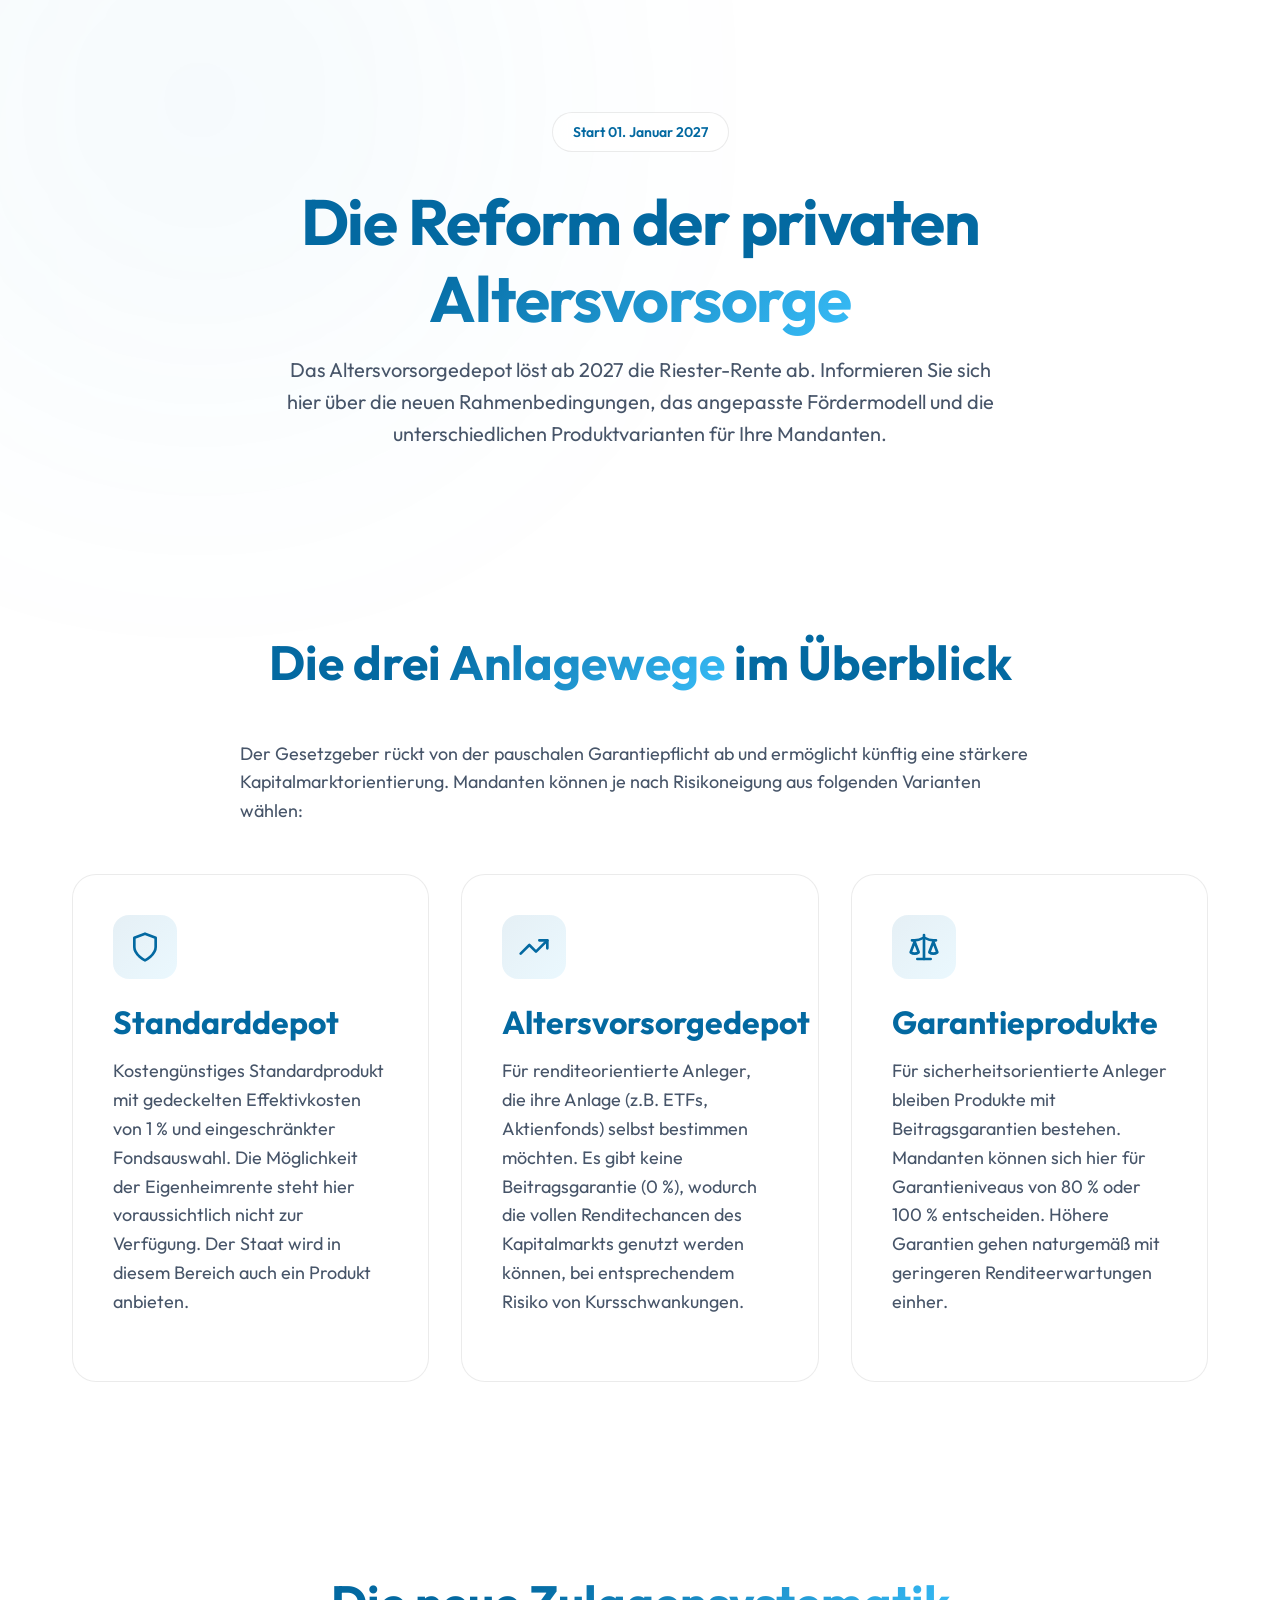
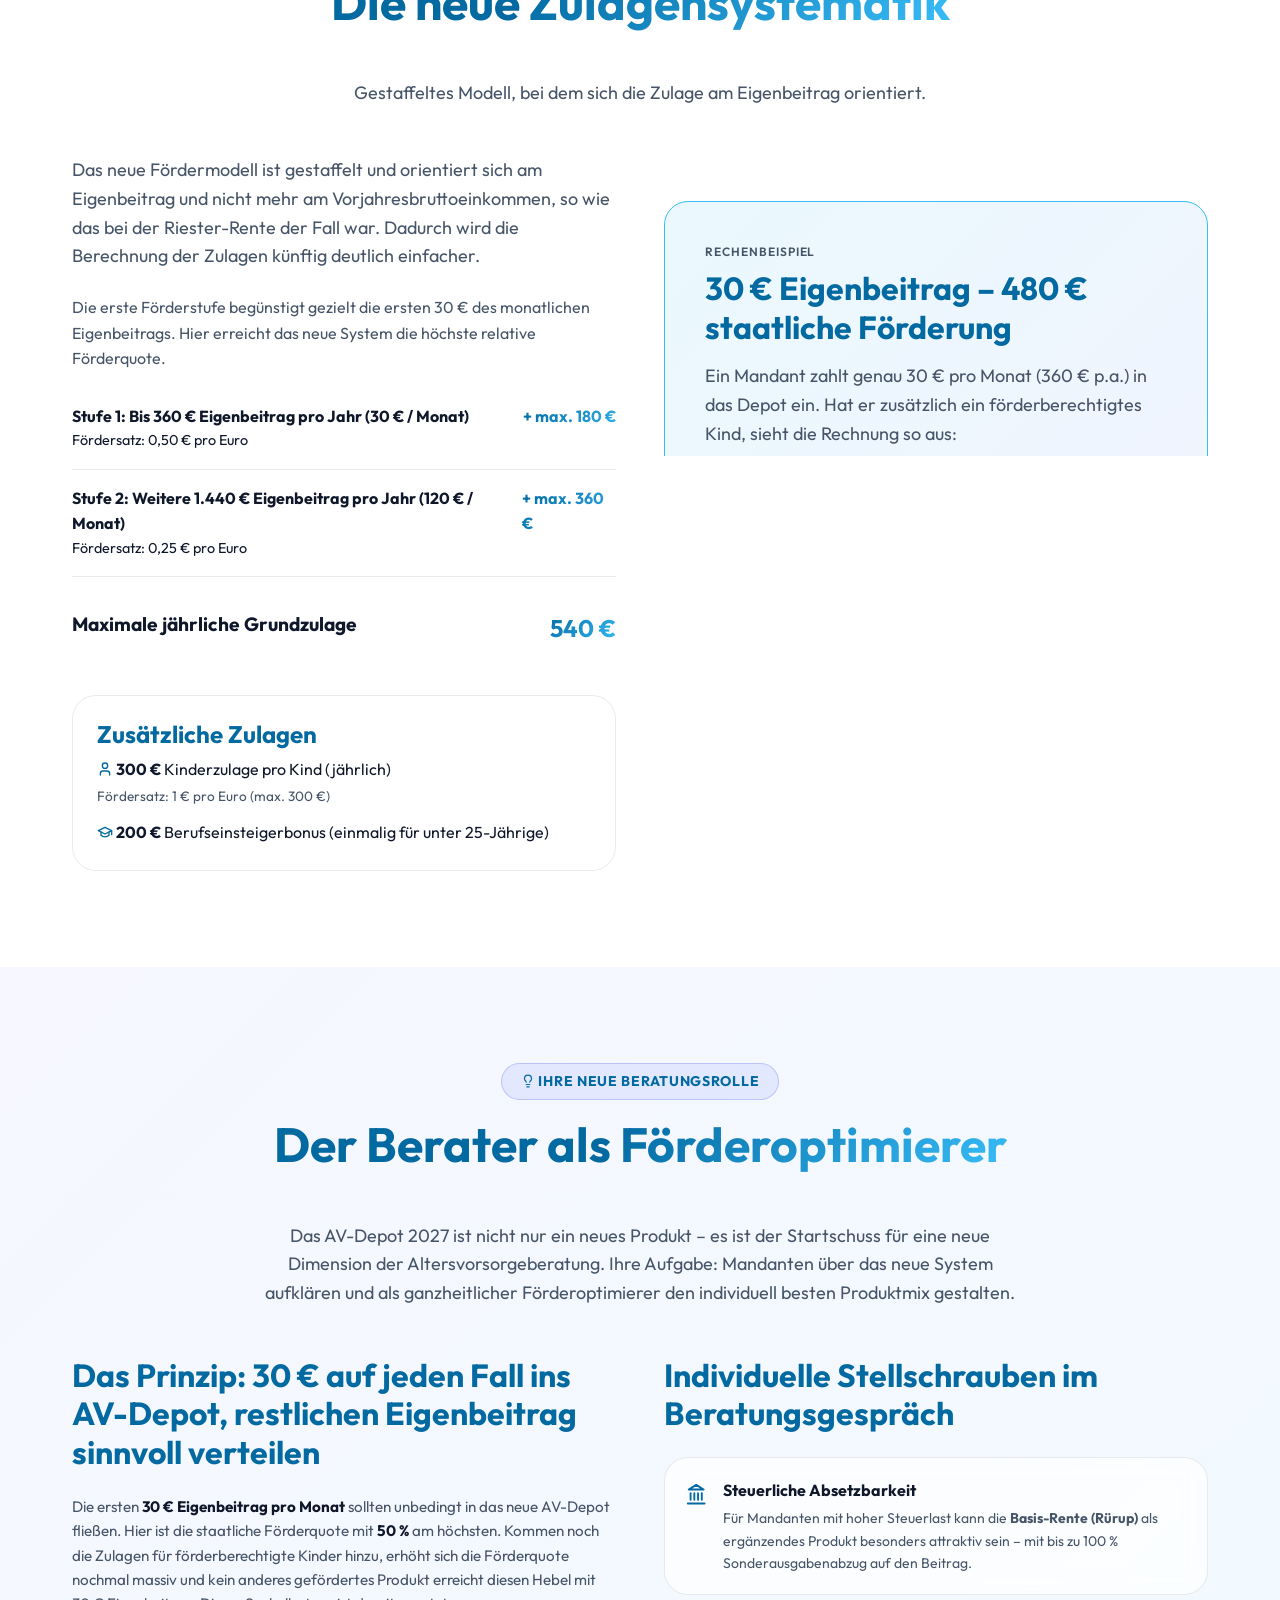
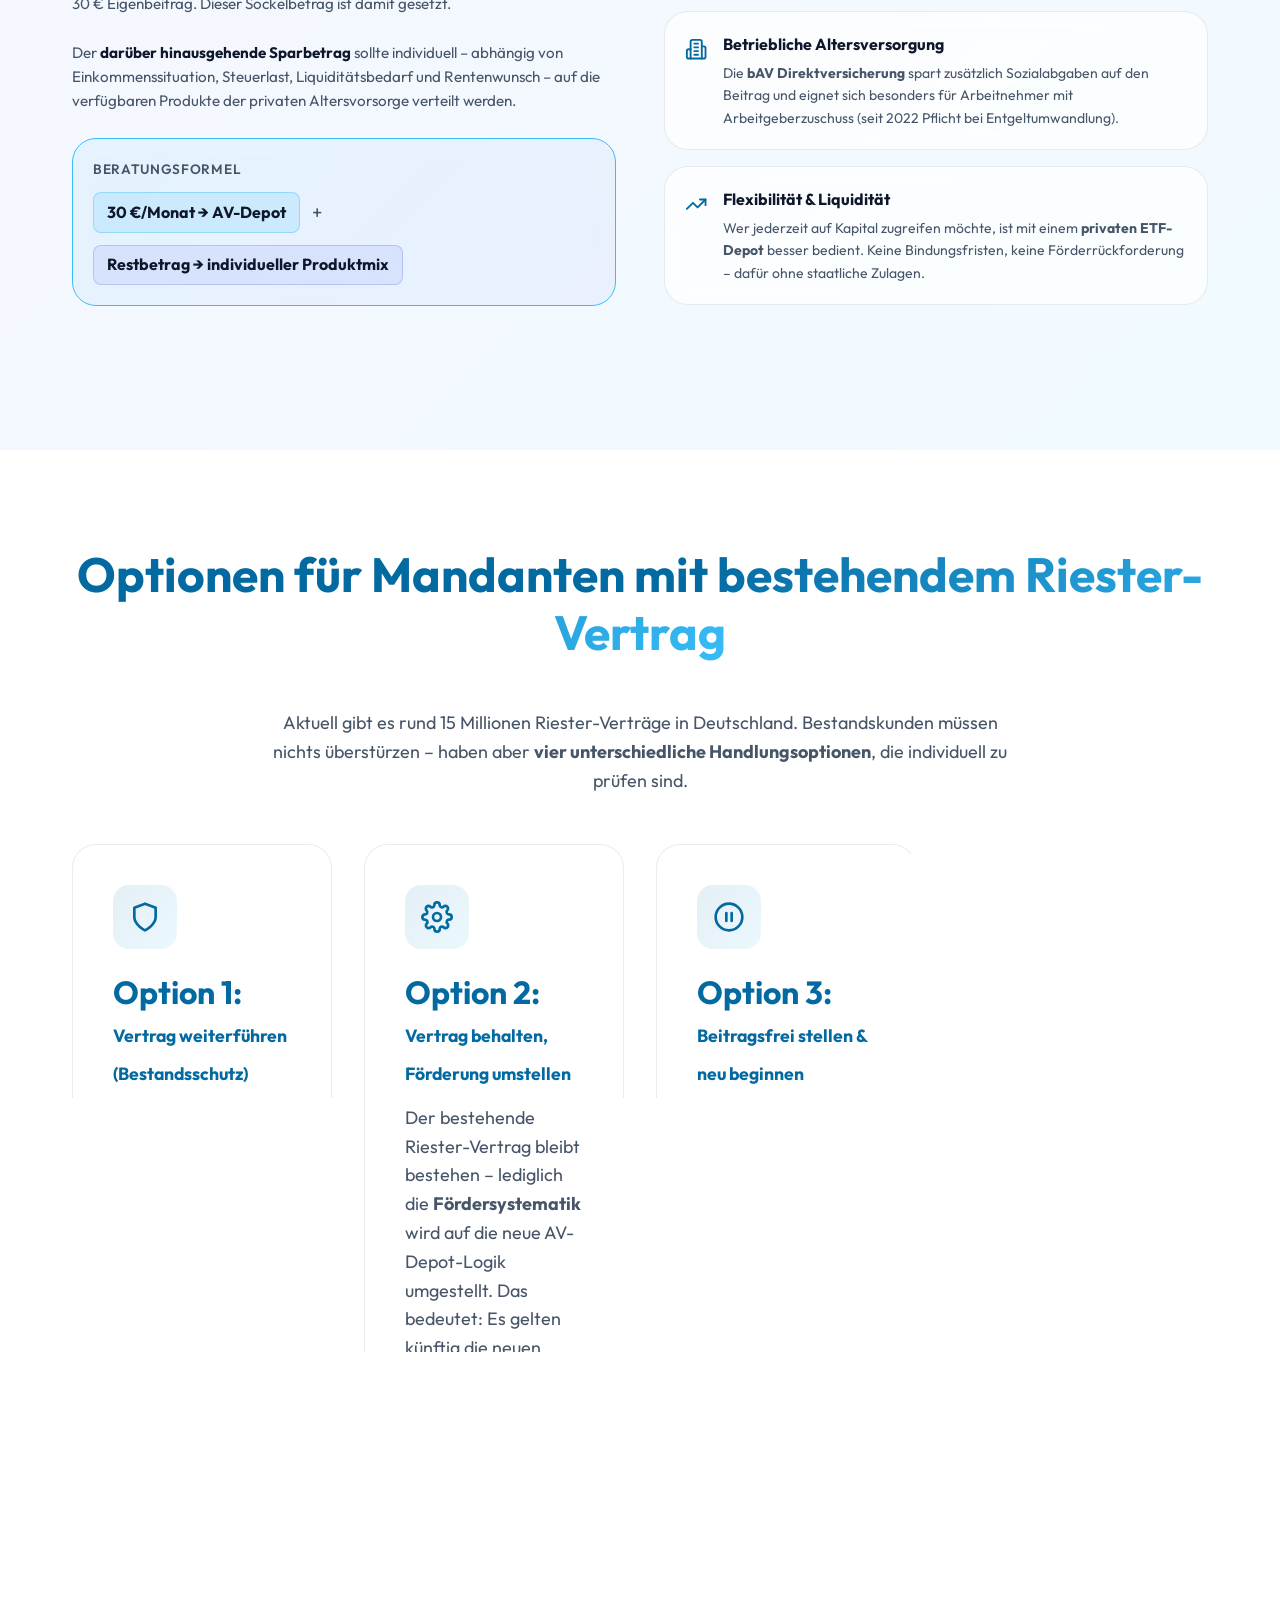
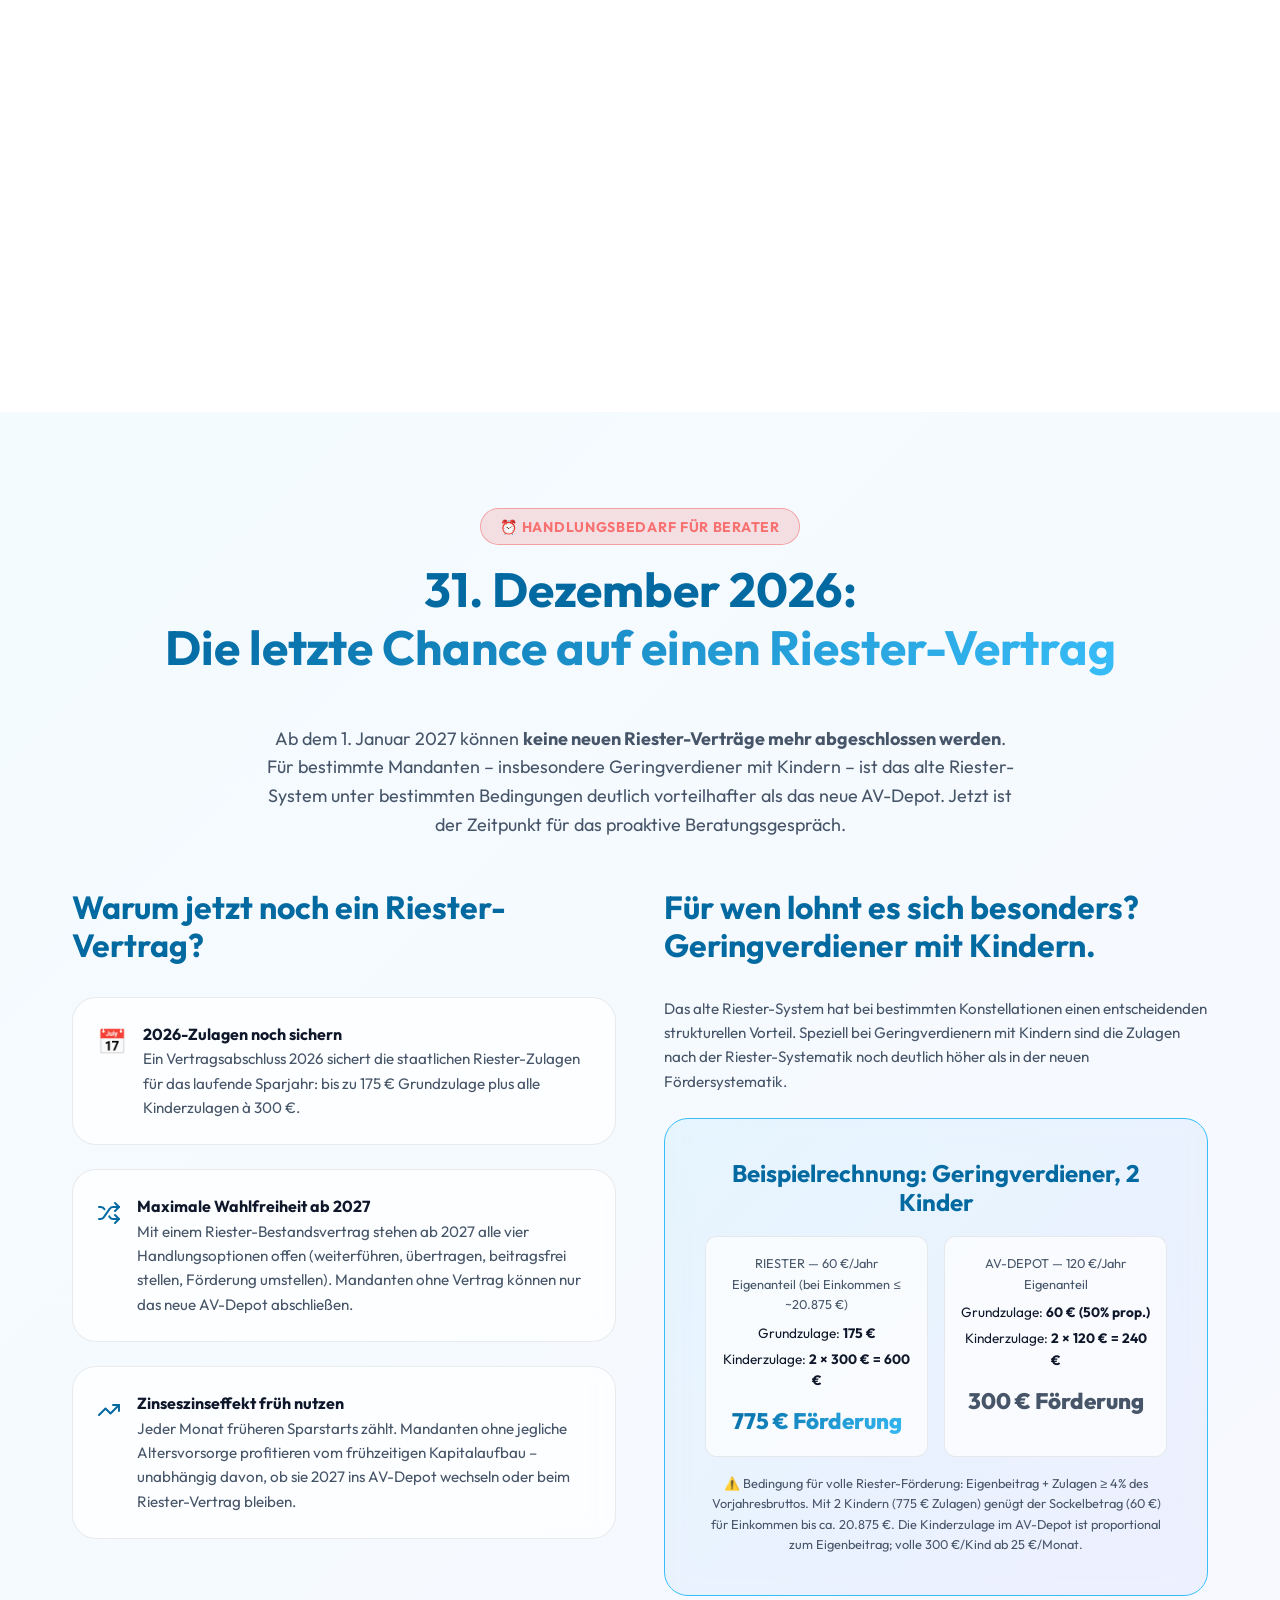
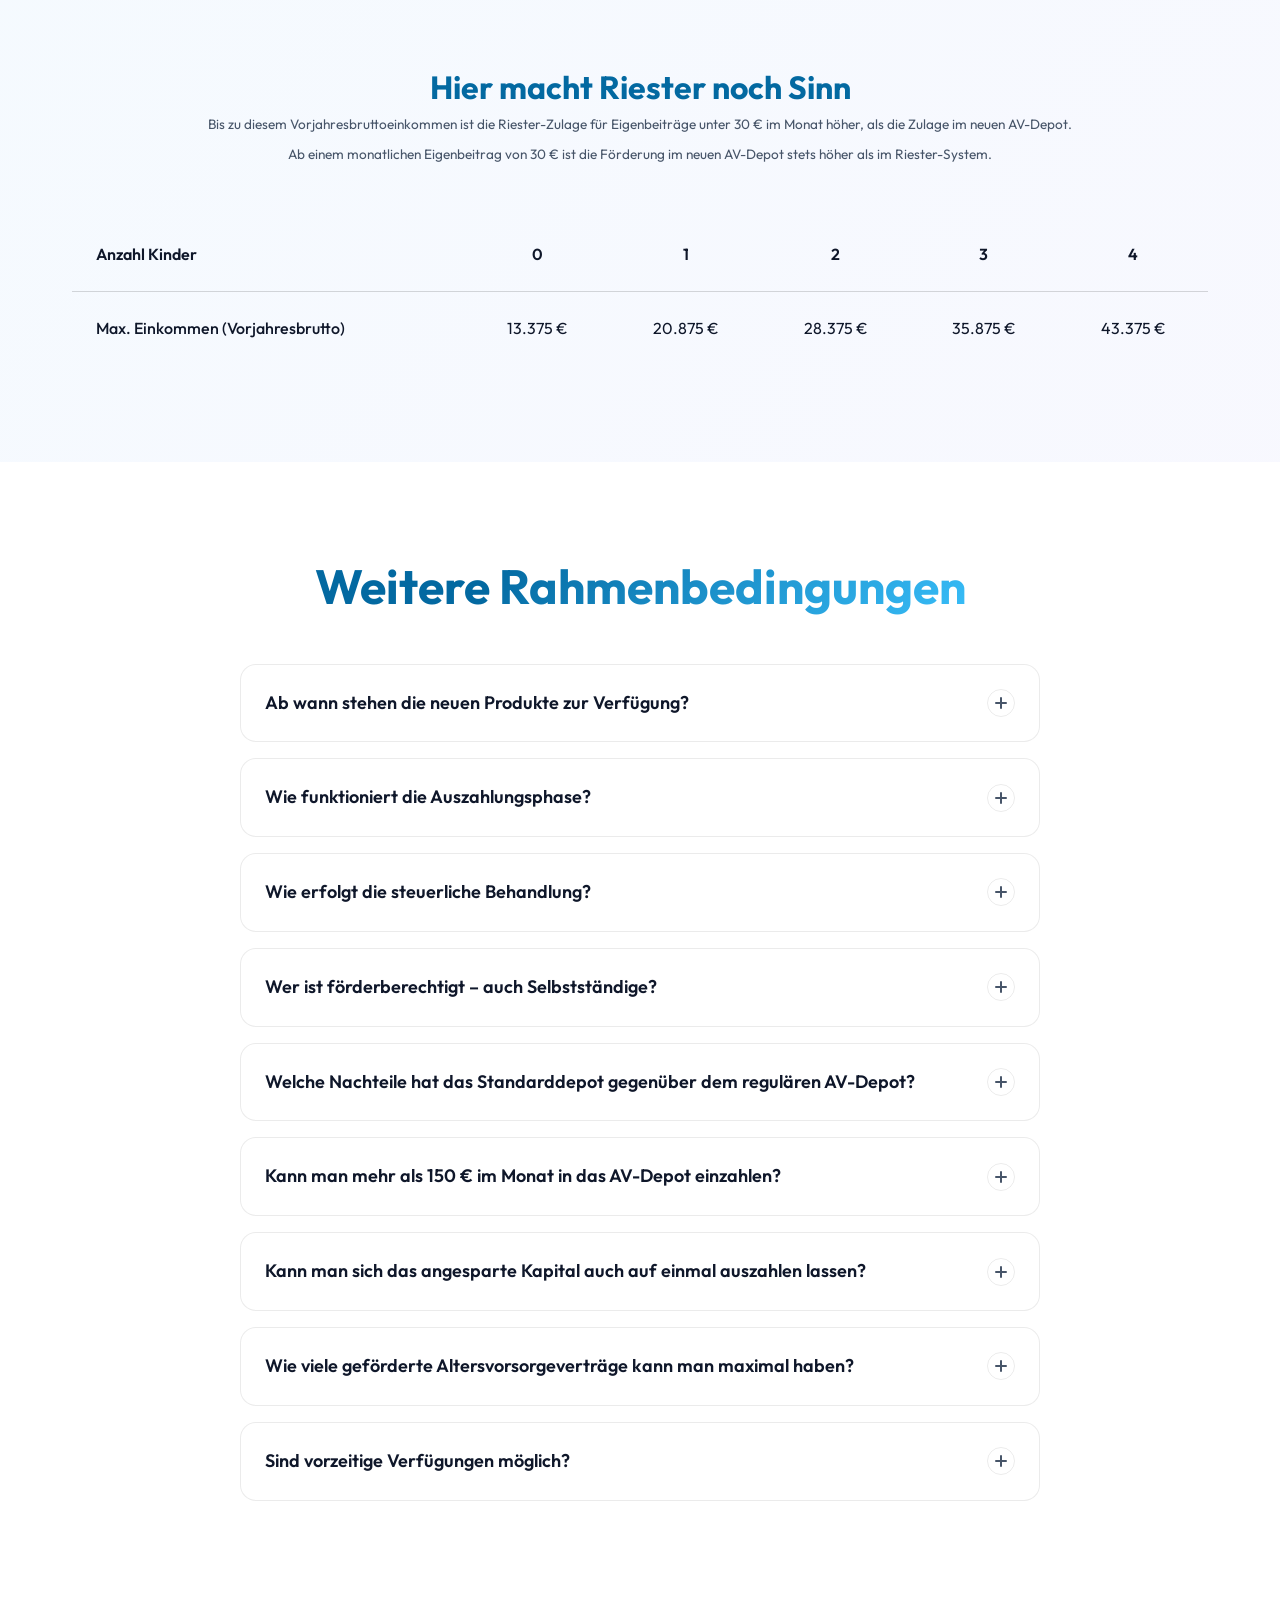
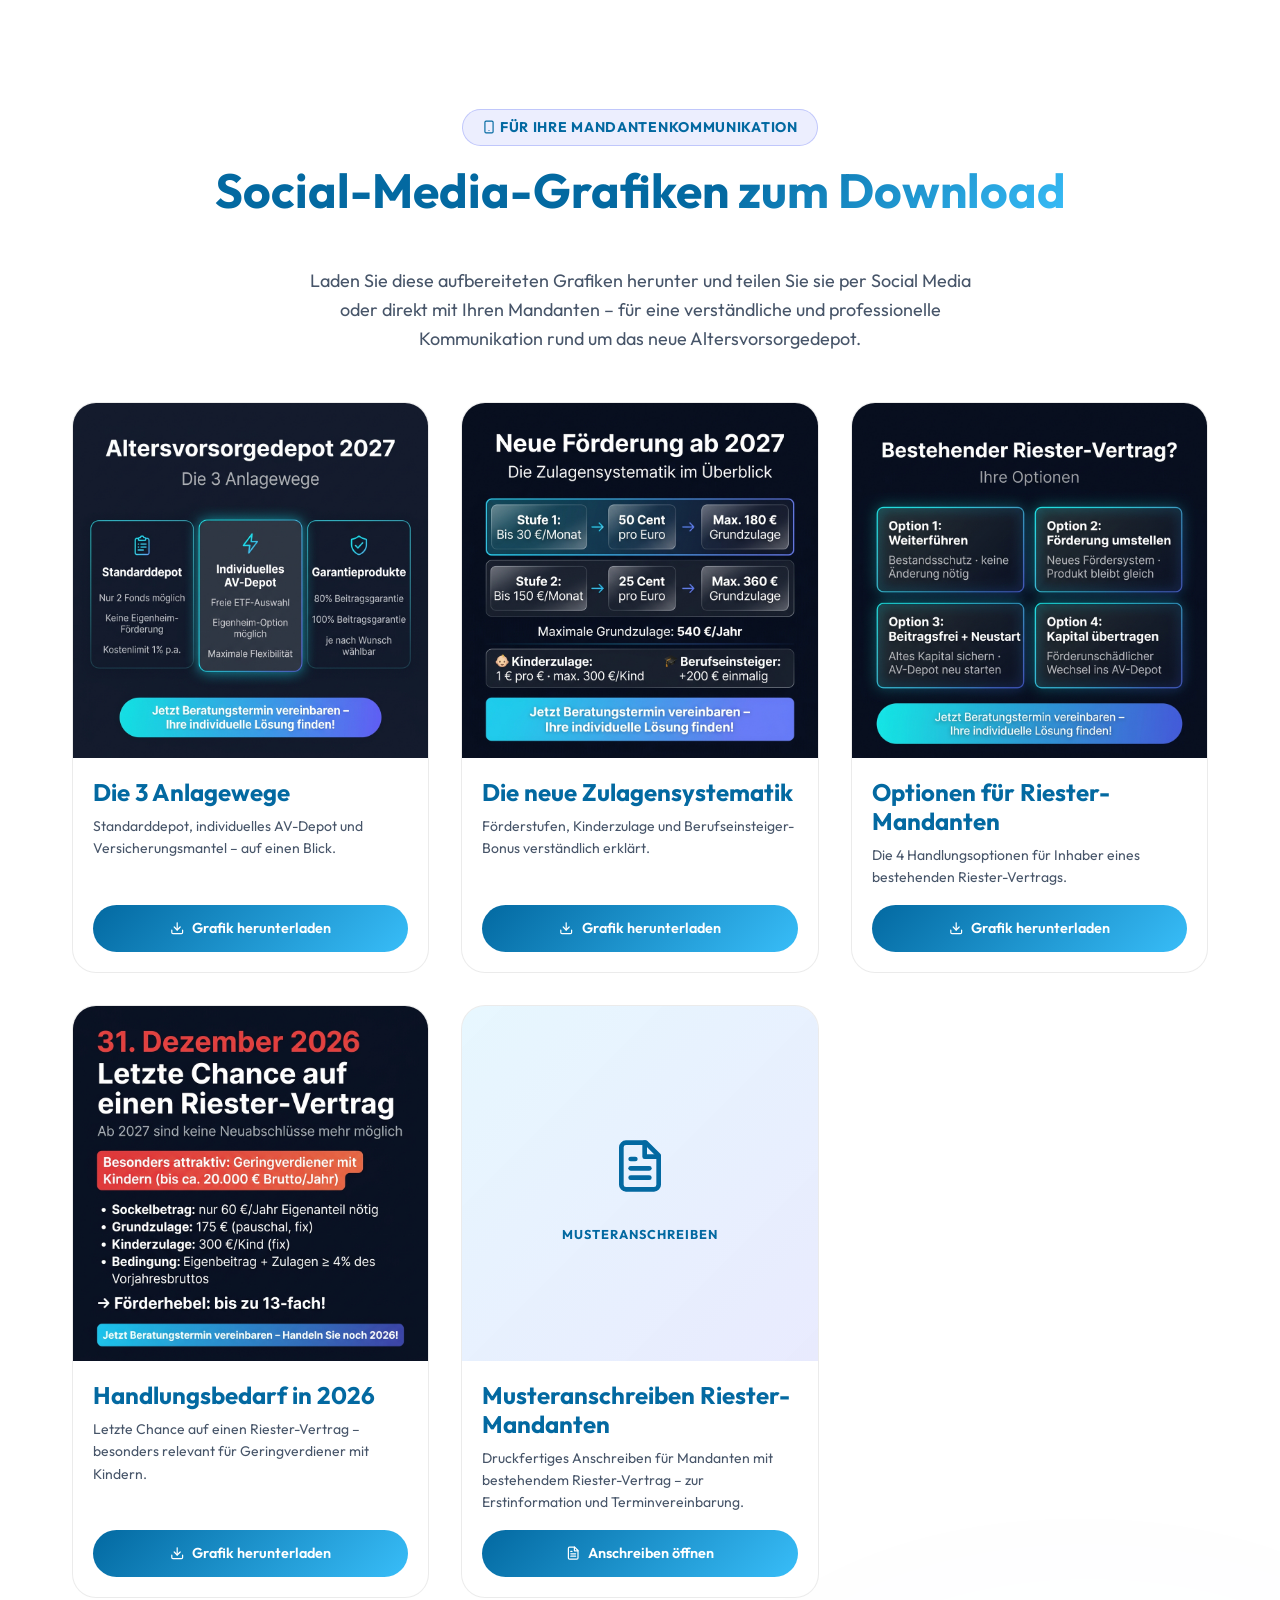
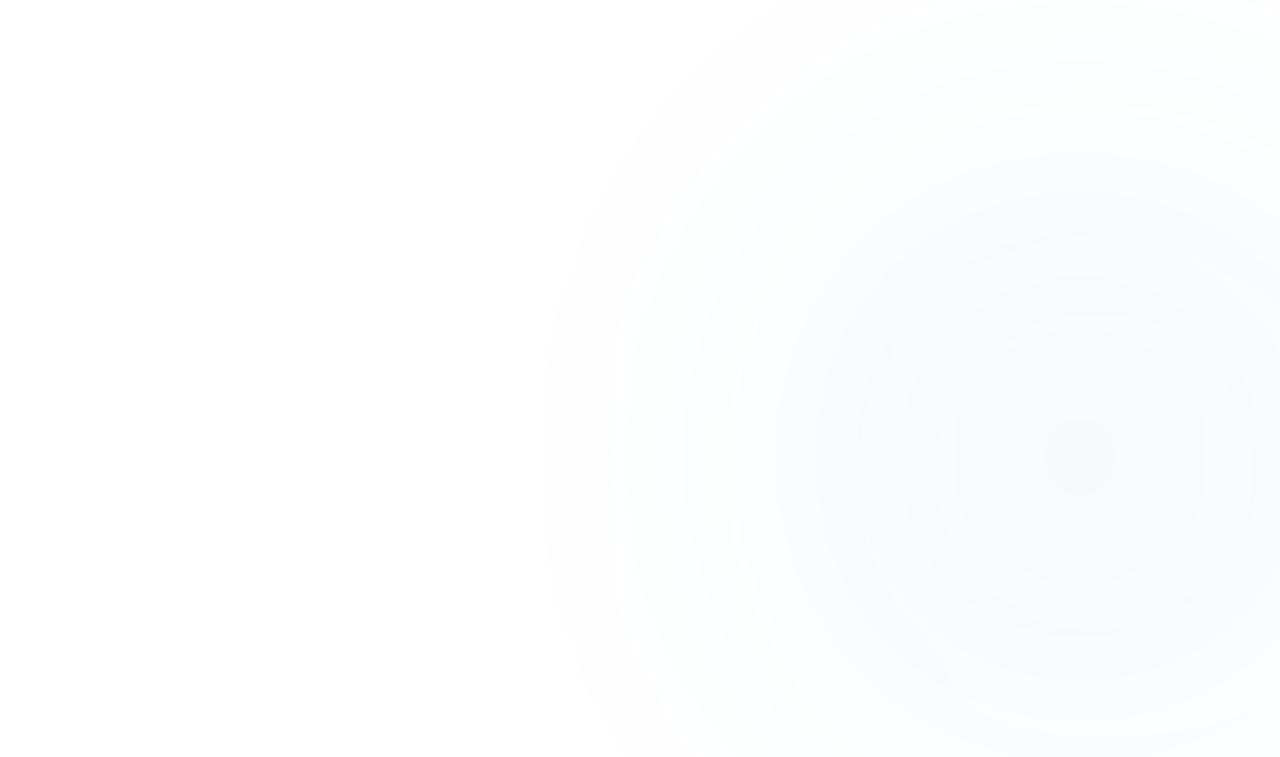
<file: index.html>
<!DOCTYPE html>
<html lang="de">

<head>
  <meta charset="UTF-8">
  <meta name="viewport" content="width=device-width, initial-scale=1.0">
  <title>Altersvorsorgedepot ab 2027 | Berater-Informationen</title>
  <meta name="description"
    content="Sachliche Berater-Informationen zur Reform der privaten Altersvorsorge ab 2027. Details zu Fördermodell, Standarddepot und Garantieprodukten.">
  <link rel="stylesheet" href="style.css">
</head>

<body>
  <!-- Background Glow Effects -->
  <div class="bg-glow bg-glow-top"></div>
  <div class="bg-glow bg-glow-bottom"></div>



  <!-- Hero Section -->
  <section class="hero" id="home">
    <div class="container hero-content">
      <div class="hero-badge reveal">Start 01. Januar 2027</div>
      <h1 class="reveal" style="transition-delay: 0.1s;">Die Reform der privaten <span
          class="text-gradient">Altersvorsorge</span></h1>
      <p class="reveal" style="transition-delay: 0.2s; font-size: 1.25rem;">Das Altersvorsorgedepot löst ab
        2027 die Riester-Rente ab. Informieren Sie sich hier über die neuen Rahmenbedingungen, das
        angepasste Fördermodell und die unterschiedlichen Produktvarianten für Ihre Mandanten.</p>
    </div>
  </section>

  <!-- Produktvarianten -->
  <section id="varianten">
    <div class="container">
      <h2 class="reveal">Die drei <span class="text-gradient">Anlagewege</span> im Überblick</h2>
      <p class="reveal text-center" style="max-width: 800px; margin: 0 auto 3rem;">Der Gesetzgeber rückt von der
        pauschalen Garantiepflicht ab und ermöglicht künftig eine stärkere Kapitalmarktorientierung. Mandanten können je
        nach Risikoneigung aus folgenden Varianten wählen:</p>

      <div class="grid-3">
        <div class="glass-card reveal">
          <div class="feature-icon"><svg width="1em" height="1em" viewBox="0 0 24 24" fill="none" stroke="currentColor"
              stroke-width="2" stroke-linecap="round" stroke-linejoin="round" class="inline-icon">
              <path d="M12 22s8-4 8-10V5l-8-3-8 3v7c0 6 8 10 8 10z" />
            </svg></div>
          <h3>Standarddepot</h3>
          <p>Kostengünstiges Standardprodukt mit gedeckelten Effektivkosten von 1 % und eingeschränkter Fondsauswahl.
            Die Möglichkeit der Eigenheimrente steht hier voraussichtlich nicht zur Verfügung. Der Staat wird in
            diesem Bereich auch ein Produkt anbieten.</p>
        </div>

        <div class="glass-card reveal" style="transition-delay: 0.1s;">
          <div class="feature-icon"><svg width="1em" height="1em" viewBox="0 0 24 24" fill="none" stroke="currentColor"
              stroke-width="2" stroke-linecap="round" stroke-linejoin="round" class="inline-icon">
              <polyline points="22 7 13.5 15.5 8.5 10.5 2 17" />
              <polyline points="16 7 22 7 22 13" />
            </svg></div>
          <h3>Altersvorsorgedepot</h3>
          <p>Für renditeorientierte Anleger, die ihre Anlage (z.B. ETFs, Aktienfonds) selbst bestimmen möchten. Es gibt
            keine Beitragsgarantie (0 %), wodurch die vollen Renditechancen des Kapitalmarkts genutzt werden können, bei
            entsprechendem Risiko von Kursschwankungen.</p>
        </div>

        <div class="glass-card reveal" style="transition-delay: 0.2s;">
          <div class="feature-icon"><svg width="1em" height="1em" viewBox="0 0 24 24" fill="none" stroke="currentColor"
              stroke-width="2" stroke-linecap="round" stroke-linejoin="round" class="inline-icon">
              <path d="m16 16 3-8 3 8c-.87.65-1.92 1-3 1s-2.13-.35-3-1Z" />
              <path d="m2 16 3-8 3 8c-.87.65-1.92 1-3 1s-2.13-.35-3-1Z" />
              <path d="M7 21h10" />
              <path d="M12 3v18" />
              <path d="M3 7h2c2 0 5-1 7-2 2 1 5 2 7 2h2" />
            </svg></div>
          <h3>Garantieprodukte</h3>
          <p>Für sicherheitsorientierte Anleger bleiben Produkte mit Beitragsgarantien bestehen. Mandanten können sich
            hier für Garantieniveaus von 80 % oder 100 % entscheiden. Höhere Garantien gehen naturgemäß
            mit geringeren Renditeerwartungen einher.</p>
        </div>
      </div>
    </div>
  </section>

  <!-- Fördermodell -->
  <section id="foerderung">
    <div class="container">
      <div class="reveal" style="text-align: center; margin-bottom: 3rem;">
        <h2>Die neue <span class="text-gradient">Zulagensystematik</span></h2>
        <p style="max-width: 700px; margin: 0.75rem auto 0;">Gestaffeltes Modell, bei dem sich die Zulage am
          Eigenbeitrag orientiert.
      </div>
    </div>
    <div class="container grid-2">
      <div class="reveal">
        <p>Das neue Fördermodell ist gestaffelt und orientiert sich am Eigenbeitrag und nicht mehr am
          Vorjahresbruttoeinkommen, so wie das bei der Riester-Rente der Fall war. Dadurch wird die Berechnung der
          Zulagen künftig deutlich einfacher.
        </p>
        <p style="font-size: 1.00rem; margin-bottom: 1.5rem;">Die erste Förderstufe begünstigt
          gezielt die ersten 30 € des monatlichen Eigenbeitrags.
          Hier erreicht das neue System die höchste relative Förderquote.</p>

        <div class="subsidy-detail">
          <div class="subsidy-item">
            <div>
              <strong style="color: var(--text-primary);">Stufe 1: Bis 360 € Eigenbeitrag pro Jahr (30 € /
                Monat)</strong>
              <div style="font-size: 0.9rem;">Fördersatz: 0,50 € pro Euro</div>
            </div>
            <strong class="text-gradient">+ max. 180 €</strong>
          </div>
          <div class="subsidy-item">
            <div>
              <strong style="color: var(--text-primary);">Stufe 2: Weitere 1.440 € Eigenbeitrag pro Jahr (120 € /
                Monat)</strong>
              <div style="font-size: 0.9rem;">Fördersatz: 0,25 € pro Euro</div>
            </div>
            <strong class="text-gradient">+ max. 360 €</strong>
          </div>
          <div class="subsidy-item" style="border: none; padding-top: 1rem;">
            <div style="font-size: 1.2rem; color: var(--text-primary);"><strong>Maximale jährliche Grundzulage</strong>
            </div>
            <strong class="text-gradient" style="font-size: 1.5rem;">540 €</strong>
          </div>
        </div>

        <div class="glass-card" style="margin-top: 2rem; padding: 1.5rem;">
          <h4 style="margin-bottom: 0.5rem;">Zusätzliche Zulagen</h4>
          <ul style="list-style-type: none;">
            <li style="margin-bottom: 0.75rem;">
              <svg width="1em" height="1em" viewBox="0 0 24 24" fill="none" stroke="currentColor" stroke-width="2"
                stroke-linecap="round" stroke-linejoin="round" class="inline-icon">
                <path d="M19 21v-2a4 4 0 0 0-4-4H9a4 4 0 0 0-4 4v2" />
                <circle cx="12" cy="7" r="4" />
              </svg> <strong>300 €</strong> Kinderzulage pro Kind (jährlich)<br>
              <span style="font-size: 0.85rem; color: var(--text-secondary);">Fördersatz: 1 € pro Euro (max. 300
                €)</span>
            </li>
            <li><svg width="1em" height="1em" viewBox="0 0 24 24" fill="none" stroke="currentColor" stroke-width="2"
                stroke-linecap="round" stroke-linejoin="round" class="inline-icon">
                <path d="M22 10v6M2 10l10-5 10 5-10 5z" />
                <path d="M6 12v5c3 3 9 3 12 0v-5" />
              </svg> <strong>200 €</strong> Berufseinsteigerbonus (einmalig für unter 25-Jährige)</li>
          </ul>
        </div>
      </div>

      <div class="reveal" style="transition-delay: 0.2s;">
        <div class="glass-card"
          style="background: linear-gradient(135deg, rgba(56, 189, 248, 0.1), rgba(129, 140, 248, 0.1)); border-color: var(--accent-secondary);">
          <p
            style="font-size: 0.75rem; color: var(--text-secondary); font-weight: 600; text-transform: uppercase; letter-spacing: 0.08em; margin-bottom: 0.5rem;">
            Rechenbeispiel</p>
          <h3>30 € Eigenbeitrag – 480 € staatliche Förderung</h3>
          <p>Ein Mandant zahlt genau 30 € pro Monat (360 € p.a.) in das Depot ein. Hat er zusätzlich ein
            förderberechtigtes Kind, sieht die Rechnung so aus:</p>

          <div style="margin: 2rem 0; text-align: center;">
            <div style="font-size: 0.9rem; margin-bottom: 0.5rem;">Eigenbeitrag: 360 € / Jahr</div>
            <div style="font-size: 0.9rem; margin-bottom: 0.5rem;">+ 180 € (50% Grundzulage auf Stufe 1)</div>
            <div style="font-size: 0.9rem; margin-bottom: 0.5rem;">+ 300 € (Kinderzulage)</div>
            <div style="margin-top: 1rem; padding-top: 1rem; border-top: 1px solid var(--glass-border);"></div>
            <div class="subsidy-highlight">840 €</div>
            <div style="font-size: 0.9rem; color: var(--accent-primary);">Gesamtzufluss ins Depot pro Jahr</div>
          </div>

          <p style="font-size: 0.9rem; margin-bottom: 0; text-align: center;"><strong>Der Staat legt in diesem Beispiel
              auf jeden selbst
              eingezahlten Euro weitere 1,33 Euro drauf.</strong>
        </div>
      </div>
    </div>
  </section>


  <!-- Förderoptimierer -->
  <section id="foerderoptimierer" style="position: relative; overflow: hidden;">
    <div
      style="position: absolute; inset: 0; background: linear-gradient(135deg, rgba(129, 140, 248, 0.07), rgba(56, 189, 248, 0.07)); z-index: -1;">
    </div>
    <div class="container">

      <div class="reveal" style="text-align: center; margin-bottom: 1rem;">
        <span
          style="display: inline-block; padding: 0.4rem 1.2rem; background: rgba(129, 140, 248, 0.15); border: 1px solid rgba(129, 140, 248, 0.4); border-radius: 50px; color: var(--accent-primary); font-weight: 700; font-size: 0.875rem; letter-spacing: 0.05em;"><svg
            width="1em" height="1em" viewBox="0 0 24 24" fill="none" stroke="currentColor" stroke-width="2"
            stroke-linecap="round" stroke-linejoin="round" class="inline-icon">
            <path
              d="M15 14c.2-1 .7-1.7 1.5-2.5 1-.9 1.5-2.2 1.5-3.5A6 6 0 0 0 6 8c0 1.3.5 2.6 1.5 3.5.8.8 1.3 1.5 1.5 2.5" />
            <path d="M9 18h6" />
            <path d="M10 22h4" />
          </svg>
          IHRE NEUE BERATUNGSROLLE</span>
      </div>
      <h2 class="reveal" style="text-align: center;">Der Berater als <span class="text-gradient">Förderoptimierer</span>
      </h2>
      <p class="reveal" style="text-align: center; max-width: 780px; margin: 0 auto 3rem;">Das AV-Depot 2027 ist nicht
        nur ein neues Produkt – es ist der Startschuss für eine neue Dimension der Altersvorsorgeberatung. Ihre Aufgabe:
        Mandanten über das neue System aufklären und als ganzheitlicher Förderoptimierer den individuell besten
        Produktmix gestalten.</p>

      <div class="grid-2" style="gap: 3rem; align-items: start; margin-bottom: 3rem;">
        <div class="reveal">
          <h3 style="margin-bottom: 1.5rem;">Das Prinzip: 30 € auf jeden Fall ins AV-Depot, restlichen Eigenbeitrag
            sinnvoll verteilen</h3>
          <p style="font-size: 0.95rem; margin-bottom: 1.5rem;">Die ersten <strong
              style="color: var(--text-primary);">30 €
              Eigenbeitrag pro Monat</strong> sollten unbedingt in das neue AV-Depot fließen. Hier ist die staatliche
            Förderquote mit <strong style="color: var(--text-primary);">50 %</strong> am höchsten. Kommen noch die
            Zulagen für förderberechtigte Kinder hinzu, erhöht sich die Förderquote nochmal massiv und kein anderes
            gefördertes Produkt erreicht diesen Hebel mit 30 € Eigenbeitrag. Dieser Sockelbetrag ist damit gesetzt.
          </p>
          <p style="font-size: 0.95rem; margin-bottom: 1.5rem;">Der <strong style="color: var(--text-primary);">darüber
              hinausgehende
              Sparbetrag</strong> sollte individuell – abhängig von Einkommenssituation, Steuerlast, Liquiditätsbedarf
            und Rentenwunsch – auf die verfügbaren Produkte der privaten Altersvorsorge verteilt werden.</p>
          <div class="glass-card"
            style="padding: 1.25rem; background: linear-gradient(135deg, rgba(56, 189, 248, 0.08), rgba(129, 140, 248, 0.08)); border-color: var(--accent-secondary);">
            <div
              style="font-size: 0.85rem; color: var(--text-secondary); margin-bottom: 0.75rem; font-weight: 600; letter-spacing: 0.05em;">
              BERATUNGSFORMEL</div>
            <div style="display: flex; align-items: center; gap: 0.75rem; flex-wrap: wrap;">
              <span
                style="background: rgba(56,189,248,0.15); border: 1px solid rgba(56,189,248,0.4); border-radius: 8px; padding: 0.4rem 0.8rem; font-weight: 700; color: var(--text-primary); white-space: nowrap;">30
                €/Monat → AV-Depot</span>
              <span style="color: var(--text-secondary); font-size: 1.2rem;">+</span>
              <span
                style="background: rgba(129,140,248,0.15); border: 1px solid rgba(129,140,248,0.4); border-radius: 8px; padding: 0.4rem 0.8rem; font-weight: 700; color: var(--text-primary);">Restbetrag
                → individueller Produktmix</span>
            </div>
          </div>
        </div>

        <div class="reveal" style="transition-delay: 0.2s;">
          <h3 style="margin-bottom: 1.5rem;">Individuelle Stellschrauben im Beratungsgespräch</h3>
          <div class="glass-card"
            style="padding: 1.25rem; margin-bottom: 1rem; display: flex; gap: 1rem; align-items: flex-start;">
            <div style="font-size: 1.4rem; flex-shrink: 0;"><svg width="1em" height="1em" viewBox="0 0 24 24"
                fill="none" stroke="currentColor" stroke-width="2" stroke-linecap="round" stroke-linejoin="round"
                class="inline-icon">
                <line x1="3" x2="21" y1="22" y2="22" />
                <line x1="6" x2="6" y1="18" y2="11" />
                <line x1="10" x2="10" y1="18" y2="11" />
                <line x1="14" x2="14" y1="18" y2="11" />
                <line x1="18" x2="18" y1="18" y2="11" />
                <polygon points="12 2 20 7 4 7" />
              </svg></div>
            <div>
              <strong style="color: var(--text-primary); display: block; margin-bottom: 0.25rem;">Steuerliche
                Absetzbarkeit</strong>
              <p style="font-size: 0.875rem; margin-bottom: 0;">Für Mandanten mit hoher Steuerlast kann die
                <strong>Basis-Rente (Rürup)</strong> als ergänzendes Produkt besonders attraktiv sein – mit bis zu 100 %
                Sonderausgabenabzug auf den Beitrag.
              </p>
            </div>
          </div>
          <div class="glass-card"
            style="padding: 1.25rem; margin-bottom: 1rem; display: flex; gap: 1rem; align-items: flex-start;">
            <div style="font-size: 1.4rem; flex-shrink: 0;"><svg width="1em" height="1em" viewBox="0 0 24 24"
                fill="none" stroke="currentColor" stroke-width="2" stroke-linecap="round" stroke-linejoin="round"
                class="inline-icon">
                <path d="M6 22V4a2 2 0 0 1 2-2h8a2 2 0 0 1 2 2v18Z" />
                <path d="M6 12H4a2 2 0 0 0-2 2v6a2 2 0 0 0 2 2h2" />
                <path d="M18 9h2a2 2 0 0 1 2 2v9a2 2 0 0 1-2 2h-2" />
                <path d="M10 6h4" />
                <path d="M10 10h4" />
                <path d="M10 14h4" />
                <path d="M10 18h4" />
              </svg></div>
            <div>
              <strong style="color: var(--text-primary); display: block; margin-bottom: 0.25rem;">Betriebliche
                Altersversorgung</strong>
              <p style="font-size: 0.875rem; margin-bottom: 0;">Die <strong>bAV Direktversicherung</strong> spart
                zusätzlich Sozialabgaben auf den Beitrag und eignet sich besonders für Arbeitnehmer mit
                Arbeitgeberzuschuss (seit 2022 Pflicht bei Entgeltumwandlung).</p>
            </div>
          </div>
          <div class="glass-card" style="padding: 1.25rem; display: flex; gap: 1rem; align-items: flex-start;">
            <div style="font-size: 1.4rem; flex-shrink: 0;"><svg width="1em" height="1em" viewBox="0 0 24 24"
                fill="none" stroke="currentColor" stroke-width="2" stroke-linecap="round" stroke-linejoin="round"
                class="inline-icon">
                <polyline points="22 7 13.5 15.5 8.5 10.5 2 17" />
                <polyline points="16 7 22 7 22 13" />
              </svg></div>
            <div>
              <strong style="color: var(--text-primary); display: block; margin-bottom: 0.25rem;">Flexibilität &
                Liquidität</strong>
              <p style="font-size: 0.875rem; margin-bottom: 0;">Wer jederzeit auf Kapital zugreifen möchte, ist mit
                einem <strong>privaten ETF-Depot</strong> besser bedient. Keine Bindungsfristen, keine
                Förderrückforderung – dafür ohne staatliche Zulagen.</p>
            </div>
          </div>
        </div>
      </div>


    </div>
  </section>

  <!-- Riester-Bestandsverträge -->
  <section id="riester">
    <div class="container">
      <h2 class="reveal">Optionen für Mandanten mit <span class="text-gradient">bestehendem Riester-Vertrag</span></h2>
      <p class="reveal" style="text-align: center; max-width: 750px; margin: 0 auto 3rem;">Aktuell gibt es rund 15
        Millionen Riester-Verträge in Deutschland. Bestandskunden müssen nichts überstürzen – haben aber <strong>vier
          unterschiedliche Handlungsoptionen</strong>, die individuell zu prüfen sind.</p>

      <div style="display: grid; grid-template-columns: repeat(auto-fit, minmax(260px, 1fr)); gap: 2rem;">
        <div class="glass-card reveal">
          <div class="feature-icon">
            <svg width="32" height="32" viewBox="0 0 24 24" fill="none" stroke="currentColor" stroke-width="2"
              stroke-linecap="round" stroke-linejoin="round">
              <path d="M12 22s8-4 8-10V5l-8-3-8 3v7c0 6 8 10 8 10z" />
            </svg>
          </div>
          <h3>Option 1:<br><span style="font-size: 1.1rem;">Vertrag weiterführen (Bestandsschutz)</span></h3>
          <p>Alle vor 2027 abgeschlossenen Riester-Verträge genießen Bestandsschutz. Sie laufen weiter und werden nach
            den bisherigen Riester-Regeln gefördert – d.h. bisherige Zulagen und Steuervorteile bleiben erhalten,
            solange weiter eingezahlt wird. Diese Option ist ohne jeglichen Aufwand und birgt kein Risiko.</p>
          <p
            style="font-size: 0.875rem; padding: 0.75rem; background: var(--glass-bg); border-radius: 12px; border: 1px solid var(--glass-border);">
            ⚠️ <strong>Hinweis:</strong> Die bisherige 100%ige Beitragsgarantie und die damit verbundenen
            Renditeeinschränkungen bleiben ebenfalls bestehen.</p>
        </div>

        <div class="glass-card reveal" style="transition-delay: 0.1s;">
          <div class="feature-icon">
            <svg width="32" height="32" viewBox="0 0 24 24" fill="none" stroke="currentColor" stroke-width="2"
              stroke-linecap="round" stroke-linejoin="round">
              <circle cx="12" cy="12" r="3"></circle>
              <path
                d="M19.4 15a1.65 1.65 0 0 0 .33 1.82l.06.06a2 2 0 0 1 0 2.83 2 2 0 0 1-2.83 0l-.06-.06a1.65 1.65 0 0 0-1.82-.33 1.65 1.65 0 0 0-1 1.51V21a2 2 0 0 1-2 2 2 2 0 0 1-2-2v-.09A1.65 1.65 0 0 0 9 19.4a1.65 1.65 0 0 0-1.82.33l-.06.06a2 2 0 0 1-2.83 0 2 2 0 0 1 0-2.83l.06-.06a1.65 1.65 0 0 0 .33-1.82 1.65 1.65 0 0 0-1.51-1H3a2 2 0 0 1-2-2 2 2 0 0 1 2-2h.09A1.65 1.65 0 0 0 4.6 9a1.65 1.65 0 0 0-.33-1.82l-.06-.06a2 2 0 0 1 0-2.83 2 2 0 0 1 2.83 0l.06.06a1.65 1.65 0 0 0 1.82.33H9a1.65 1.65 0 0 0 1-1.51V3a2 2 0 0 1 2-2 2 2 0 0 1 2 2v.09a1.65 1.65 0 0 0 1 1.51 1.65 1.65 0 0 0 1.82-.33l.06-.06a2 2 0 0 1 2.83 0 2 2 0 0 1 0 2.83l-.06.06a1.65 1.65 0 0 0-.33 1.82V9a1.65 1.65 0 0 0 1.51 1H21a2 2 0 0 1 2 2 2 2 0 0 1-2 2h-.09a1.65 1.65 0 0 0-1.51 1z">
              </path>
            </svg>
          </div>
          <h3>Option 2:<br><span style="font-size: 1.1rem;">Vertrag behalten, Förderung umstellen</span></h3>
          <p>Der bestehende Riester-Vertrag bleibt bestehen – lediglich die <strong>Fördersystematik</strong> wird auf
            die neue AV-Depot-Logik umgestellt. Das bedeutet: Es gelten künftig die neuen Zulagensätze (50 Ct / 25 Ct
            pro Euro) statt der alten Riester-Grundzulage (175 €). Das Produkt und das Kapital bleiben unverändert.</p>
          <p
            style="font-size: 0.875rem; padding: 0.75rem; background: var(--glass-bg); border-radius: 12px; border: 1px solid var(--glass-border);">
            ⚠️ <strong>Wichtig:</strong> Beide Fördersysteme können <em>nicht gleichzeitig</em> für verschiedene
            Verträge genutzt werden. Eine Umstellung schließt die gleichzeitige Förderung nach altem Riester-Recht aus.
          </p>
        </div>

        <div class="glass-card reveal" style="transition-delay: 0.2s;">
          <div class="feature-icon">
            <svg width="32" height="32" viewBox="0 0 24 24" fill="none" stroke="currentColor" stroke-width="2"
              stroke-linecap="round" stroke-linejoin="round">
              <circle cx="12" cy="12" r="10"></circle>
              <line x1="10" y1="15" x2="10" y2="9"></line>
              <line x1="14" y1="15" x2="14" y2="9"></line>
            </svg>
          </div>
          <h3>Option 3:<br><span style="font-size: 1.1rem;">Beitragsfrei stellen &amp; neu beginnen</span></h3>
          <p>Der bestehende Riester-Vertrag wird ruhend gestellt (beitragsfrei) und das bereits angesparte Kapital
            wächst weiter nach den bisherigen Vertragsbedingungen. Parallel dazu kann ein neues Altersvorsorgedepot
            eröffnet und mit der neuen staatlichen Förderung bespart werden.</p>
          <p
            style="font-size: 0.875rem; padding: 0.75rem; background: var(--glass-bg); border-radius: 12px; border: 1px solid var(--glass-border);">
            ⚠️ <strong>Hinweis:</strong> Bei Beitragsfreistellung entfallen die Riester-Zulagen für die ruhende Phase.
            Bisherige Zulagen bleiben aber erhalten.</p>
        </div>

        <div class="glass-card reveal" style="transition-delay: 0.3s;">
          <div class="feature-icon">
            <svg width="32" height="32" viewBox="0 0 24 24" fill="none" stroke="currentColor" stroke-width="2"
              stroke-linecap="round" stroke-linejoin="round">
              <path d="m16 3 4 4-4 4"></path>
              <path d="M20 7H4"></path>
              <path d="m8 21-4-4 4-4"></path>
              <path d="M4 17h16"></path>
            </svg>
          </div>
          <h3>Option 4:<br><span style="font-size: 1.1rem;">Übertrag ins neue System</span></h3>
          <p>Mandanten können das angesparte Riester-Kapital förderunschädlich in ein zertifiziertes Altersvorsorgedepot
            übertragen. Ein Rückzahlen der bisher erhaltenen Zulagen ist dabei nicht nötig. Das übertragene Kapital
            unterliegt dann dem neuen Regelwerk – inklusive der neuen Auszahlungsoptionen und flexibleren
            Garantiestufen.</p>
          <p
            style="font-size: 0.875rem; padding: 0.75rem; background: var(--glass-bg); border-radius: 12px; border: 1px solid var(--glass-border);">
            ⚠️ <strong>Hinweis:</strong> Die genaue Übertragsprozedur ist noch nicht final definiert. Eine individuelle
            Kosten-Nutzen-Analyse durch den Berater ist zwingend empfohlen.</p>
        </div>
      </div>


    </div>
  </section>

  <!-- Handlungsbedarf jetzt -->
  <section id="handlungsbedarf" style="position: relative; overflow: hidden;">
    <div
      style="position: absolute; inset: 0; background: linear-gradient(135deg, rgba(56, 189, 248, 0.06), rgba(129, 140, 248, 0.06)); z-index: -1;">
    </div>
    <div class="container">
      <div style="text-align: center; margin-bottom: 1rem;" class="reveal">
        <span
          style="display: inline-block; padding: 0.4rem 1.2rem; background: rgba(239, 68, 68, 0.15); border: 1px solid rgba(239, 68, 68, 0.4); border-radius: 50px; color: #f87171; font-weight: 700; font-size: 0.875rem; letter-spacing: 0.05em;">⏰
          HANDLUNGSBEDARF FÜR BERATER</span>
      </div>
      <h2 class="reveal">31. Dezember 2026:<br><span class="text-gradient">Die letzte Chance auf einen
          Riester-Vertrag</span></h2>
      <p class="reveal" style="text-align: center; max-width: 750px; margin: 0 auto 3rem;">Ab dem 1. Januar 2027 können
        <strong>keine neuen Riester-Verträge mehr abgeschlossen werden</strong>. Für bestimmte Mandanten – insbesondere
        Geringverdiener mit Kindern – ist das alte Riester-System unter bestimmten Bedingungen deutlich vorteilhafter
        als das neue AV-Depot. Jetzt ist der Zeitpunkt für das proaktive Beratungsgespräch.
      </p>

      <div class="grid-2" style="gap: 3rem; align-items: start;">
        <div class="reveal">
          <h3 style="margin-bottom: 2rem;">Warum jetzt noch ein Riester-Vertrag?</h3>
          <div class="glass-card"
            style="margin-bottom: 1.5rem; padding: 1.5rem; display: flex; gap: 1rem; align-items: flex-start;">
            <div style="font-size: 1.5rem; flex-shrink: 0;">📅</div>
            <div>
              <strong style="color: var(--text-primary);">2026-Zulagen noch sichern</strong>
              <p style="margin-bottom: 0; font-size: 0.95rem;">Ein Vertragsabschluss 2026 sichert die staatlichen
                Riester-Zulagen für das laufende Sparjahr: bis zu 175 € Grundzulage plus alle Kinderzulagen à 300 €.</p>
            </div>
          </div>
          <div class="glass-card"
            style="margin-bottom: 1.5rem; padding: 1.5rem; display: flex; gap: 1rem; align-items: flex-start;">
            <div style="font-size: 1.5rem; flex-shrink: 0;"><svg width="1em" height="1em" viewBox="0 0 24 24"
                fill="none" stroke="currentColor" stroke-width="2" stroke-linecap="round" stroke-linejoin="round"
                class="inline-icon">
                <path d="M2 18h1.4c1.3 0 2.5-.6 3.3-1.7l6.1-8.6c.7-1.1 2-1.7 3.3-1.7H22" />
                <path d="m18 2 4 4-4 4" />
                <path d="M2 6h1.9c1.5 0 2.9.9 3.6 2.2" />
                <path d="M22 18h-5.9c-1.3 0-2.6-.7-3.3-1.8l-.5-.8" />
                <path d="m18 14 4 4-4 4" />
              </svg></div>
            <div>
              <strong style="color: var(--text-primary);">Maximale Wahlfreiheit ab 2027</strong>
              <p style="margin-bottom: 0; font-size: 0.95rem;">Mit einem Riester-Bestandsvertrag stehen ab 2027 alle
                vier Handlungsoptionen offen (weiterführen, übertragen, beitragsfrei stellen, Förderung umstellen).
                Mandanten ohne Vertrag können nur das neue AV-Depot abschließen.</p>
            </div>
          </div>
          <div class="glass-card" style="padding: 1.5rem; display: flex; gap: 1rem; align-items: flex-start;">
            <div style="font-size: 1.5rem; flex-shrink: 0;"><svg width="1em" height="1em" viewBox="0 0 24 24"
                fill="none" stroke="currentColor" stroke-width="2" stroke-linecap="round" stroke-linejoin="round"
                class="inline-icon">
                <polyline points="22 7 13.5 15.5 8.5 10.5 2 17" />
                <polyline points="16 7 22 7 22 13" />
              </svg></div>
            <div>
              <strong style="color: var(--text-primary);">Zinseszinseffekt früh nutzen</strong>
              <p style="margin-bottom: 0; font-size: 0.95rem;">Jeder Monat früheren Sparstarts zählt. Mandanten ohne
                jegliche Altersvorsorge profitieren vom frühzeitigen Kapitalaufbau – unabhängig davon, ob sie 2027 ins
                AV-Depot wechseln oder beim Riester-Vertrag bleiben.</p>
            </div>
          </div>
        </div>

        <div class="reveal" style="transition-delay: 0.2s;">
          <h3 style="margin-bottom: 2rem;">Für wen lohnt es sich besonders? Geringverdiener mit Kindern.</h3>
          <p style="font-size: 0.95rem;">Das alte Riester-System hat bei bestimmten Konstellationen einen entscheidenden
            strukturellen Vorteil. Speziell bei Geringverdienern mit Kindern sind die Zulagen nach der
            Riester-Systematik noch deutlich höher als in der neuen Fördersystematik.
          <div class="glass-card"
            style="background: linear-gradient(135deg, rgba(56, 189, 248, 0.08), rgba(129, 140, 248, 0.08)); border-color: var(--accent-secondary); margin-bottom: 1.5rem;">
            <h4 style="margin-bottom: 1.25rem; text-align: center;">Beispielrechnung: Geringverdiener, 2 Kinder</h4>
            <div style="display: grid; grid-template-columns: 1fr 1fr; gap: 1rem;">
              <div
                style="text-align: center; padding: 1rem; background: var(--glass-bg); border-radius: 12px; border: 1px solid var(--glass-border);">
                <div style="font-size: 0.8rem; color: var(--text-secondary); margin-bottom: 0.5rem;">RIESTER — 60 €/Jahr
                  Eigenanteil (bei Einkommen ≤ ~20.875 €)</div>
                <div style="font-size: 0.85rem; margin-bottom: 0.25rem;">Grundzulage: <strong
                    style="color: var(--text-primary);">175
                    €</strong></div>
                <div style="font-size: 0.85rem; margin-bottom: 0.75rem;">Kinderzulage: <strong
                    style="color: var(--text-primary);">2 ×
                    300 € = 600 €</strong></div>
                <div style="font-size: 1.4rem; font-weight: 800;" class="text-gradient">775 € Förderung</div>
              </div>
              <div
                style="text-align: center; padding: 1rem; background: var(--glass-bg); border-radius: 12px; border: 1px solid var(--glass-border);">
                <div style="font-size: 0.8rem; color: var(--text-secondary); margin-bottom: 0.5rem;">AV-DEPOT — 120
                  €/Jahr Eigenanteil</div>
                <div style="font-size: 0.85rem; margin-bottom: 0.25rem;">Grundzulage: <strong
                    style="color: var(--text-primary);">60 €
                    (50% prop.)</strong></div>
                <div style="font-size: 0.85rem; margin-bottom: 0.75rem;">Kinderzulage: <strong
                    style="color: var(--text-primary);">2 ×
                    120 € = 240 €</strong></div>
                <div style="font-size: 1.4rem; font-weight: 800; color: var(--text-secondary);">300 € Förderung</div>
              </div>
            </div>
            <p
              style="font-size: 0.8rem; margin-top: 1rem; margin-bottom: 0; text-align: center; color: var(--text-secondary);">
              ⚠️ Bedingung für volle Riester-Förderung: Eigenbeitrag + Zulagen ≥ 4% des Vorjahresbruttos.
              Mit 2 Kindern (775 € Zulagen) genügt der Sockelbetrag (60 €) für Einkommen bis ca. 20.875 €.
              Die Kinderzulage im AV-Depot ist proportional zum Eigenbeitrag; volle 300 €/Kind ab 25 €/Monat.</p>
          </div>

        </div>
      </div>

      <div class="reveal" style="margin-top: 3rem;">
        <h3 style="margin-bottom: 0.5rem; text-align: center;">Hier macht Riester noch Sinn</h3>
        <p style="font-size: 0.85rem; text-align: center; color: var(--text-secondary); margin-bottom: 0.5rem;">Bis zu
          diesem Vorjahresbruttoeinkommen ist die Riester-Zulage für Eigenbeiträge unter 30 € im Monat höher, als die
          Zulage im neuen AV-Depot.</p>
        <p style="font-size: 0.85rem; text-align: center; color: var(--text-secondary); margin-bottom: 1.25rem;">Ab
          einem monatlichen Eigenbeitrag von 30 € ist die Förderung im neuen AV-Depot stets höher als im Riester-System.
        </p>
        <div style="overflow-x: auto;">
          <table class="comparison-table" style="width: 100%; text-align: center;">
            <thead>
              <tr>
                <th style="text-align: left;">Anzahl Kinder</th>
                <th style="text-align: center;">0</th>
                <th style="text-align: center;">1</th>
                <th style="text-align: center;">2</th>
                <th style="text-align: center;">3</th>
                <th style="text-align: center;">4</th>
              </tr>
            </thead>
            <tbody>
              <tr>
                <td style="text-align: left; font-weight: 500;">Max. Einkommen (Vorjahresbrutto)</td>
                <td style="text-align: center;">13.375 €</td>
                <td style="text-align: center;">20.875 €</td>
                <td style="text-align: center;">28.375 €</td>
                <td style="text-align: center;">35.875 €</td>
                <td style="text-align: center;">43.375 €</td>
              </tr>
            </tbody>
          </table>
        </div>
      </div>

    </div>
  </section>

  <!-- FAQ -->
  <section id="faq">
    <div class="container">
      <h2 class="reveal">Weitere <span class="text-gradient">Rahmenbedingungen</span></h2>
      <div style="max-width: 800px; margin: 0 auto;">

        <!-- FAQ 1: Ab wann verfügbar? -->
        <div class="faq-item reveal">
          <div class="faq-header">
            Ab wann stehen die neuen Produkte zur Verfügung?
            <span class="faq-icon"></span>
          </div>
          <div class="faq-content">
            <p>Der Bundesrat hat die Reform am 08. Mai 2026 final beschlossen. Nun benötigen die Produktanbieter
              (Banken, Versicherungen, Fondsgesellschaften) Zeit, um die neuen, zertifizierten Altersvorsorgedepots zu
              entwickeln und technisch sowie administrativ umzusetzen.</p>
            <p>Aus diesem Grund werden die ersten konkreten und abschließbaren Produkte voraussichtlich erst ab
              <strong>Anfang 2027</strong> flächendeckend auf dem Markt zur Verfügung stehen. Das restliche Jahr 2026
              dient somit als wichtiges Vorbereitungs- und Übergangsjahr für die strategische Beratung.
            </p>
          </div>
        </div>

        <!-- FAQ 2: Auszahlungsphase -->
        <div class="faq-item reveal">
          <div class="faq-header">
            Wie funktioniert die Auszahlungsphase?
            <span class="faq-icon"></span>
          </div>
          <div class="faq-content">
            <p>Das neue System bietet mehr Flexibilität als das bisherige Riester-System. Ab dem vollendeten <strong>65.
                Lebensjahr</strong> stehen zwei Optionen zur Verfügung:</p>
            <ul style="margin: 0.5rem 0 0.75rem 1.25rem; line-height: 1.9;">
              <li><strong>Lebenslange Rente:</strong> Eine monatliche Rente wird bis zum Lebensende ausgezahlt – analog
                zum bisherigen Riester-System.</li>
              <li><strong>Auszahlplan bis mindestens 85. Lebensjahr:</strong> Das Kapital wird planmäßig über einen
                definierten Zeitraum ausgezahlt. Ab dem 85. Lebensjahr muss eine lebenslange Leibrente den Restbetrag
                absichern (sofern noch Kapital vorhanden).</li>
            </ul>
            <p>Zusätzlich kann beim Renteneintritt eine <strong>Einmalauszahlung von bis zu 30 % des angesparten
                Kapitals</strong> entnommen werden. Der verbleibende Betrag wird dann über die gewählte Auszahlungsform
              verrentet.</p>
          </div>
        </div>

        <!-- FAQ 3: Steuerliche Behandlung -->
        <div class="faq-item reveal">
          <div class="faq-header">
            Wie erfolgt die steuerliche Behandlung?
            <span class="faq-icon"></span>
          </div>
          <div class="faq-content">
            <p><strong>Ansparphase:</strong> Sowohl die <em>Eigenbeiträge</em> als auch die <em>staatlichen Zulagen</em>
              können gemeinsam als Sonderausgaben in der Einkommensteuererklärung geltend gemacht werden.
              Kapitalerträge, Dividenden und Kursgewinne innerhalb des Depots bleiben in der Ansparphase vollständig
              steuerfrei (keine Abgeltungsteuer, keine Vorabpauschale).</p>
            <p><strong>Günstigerprüfung:</strong> Das Finanzamt prüft automatisch, ob der steuerliche Vorteil aus dem
              Sonderausgabenabzug oder die direkte Zulage für den Mandanten günstiger ist. Übersteigt die
              Steuerersparnis die erhaltene Zulage, wird die Differenz als zusätzliche Steuererstattung ausgezahlt. Für
              Besserverdienende kann der Sonderausgabenabzug daher besonders attraktiv sein.</p>
            <p><strong>Beitragsgrenzen:</strong> Die steuerliche Absetzbarkeit der Eigenbeiträge plus Zulagen gilt bis
              zu einem Eigenbeitrag von 1.800 €/Jahr. Einzahlungen darüber hinaus (bis max. 6.840 €/Jahr) erhalten keine
              Zulagen, sind aber weiterhin steuerbegünstigt in der Anlage (keine Kapitalertragsteuer).</p>
            <p><strong>Auszahlungsphase:</strong> Die Auszahlungen unterliegen der nachgelagerten Besteuerung mit dem
              dann gültigen persönlichen Einkommensteuersatz – typischerweise niedriger als in der Erwerbsphase.</p>
          </div>
        </div>

        <!-- FAQ 4: Förderkreis -->
        <div class="faq-item reveal">
          <div class="faq-header">
            Wer ist förderberechtigt – auch Selbstständige?
            <span class="faq-icon"></span>
          </div>
          <div class="faq-content">
            <p>Das neue AV-Depot erweitert den Förderkreis erheblich gegenüber dem bisherigen Riester-System. Während
              Riester auf <strong>Pflichtversicherte</strong> (Arbeitnehmer, Beamte) beschränkt war, steht das neue
              System grundsätzlich auch <strong>Selbstständigen und Freiberuflern</strong> offen – sofern sie nicht
              bereits eine vergleichbare Altersvorsorge (z. B. berufsständisches Versorgungswerk) nachweisen müssen.</p>
            <p>Dies ist ein wesentlicher Fortschritt: Rund 4 Millionen Selbstständige in Deutschland hatten bisher
              keinen Zugang zu staatlich geförderter privater Altersvorsorge auf dieser Ebene. Für Berater eröffnet sich
              damit eine neue, bisher kaum erschlossene Zielgruppe.</p>
          </div>
        </div>

        <!-- FAQ 5: Nachteile Standarddepot -->
        <div class="faq-item reveal">
          <div class="faq-header">
            Welche Nachteile hat das Standarddepot gegenüber dem regulären AV-Depot?
            <span class="faq-icon"></span>
          </div>
          <div class="faq-content">
            <p>Das Standarddepot ist als vereinfachtes Einstiegsprodukt konzipiert und eignet sich für Mandanten, die
              keine aktive Anlageentscheidung treffen möchten. Es bringt jedoch zwei wesentliche Einschränkungen mit
              sich, die für viele Mandanten relevant sein können:</p>
            <p><strong>1. Starre Fondsbeschränkung auf 2 Fonds:</strong> Das Standarddepot besteht gesetzlich aus genau
              zwei vom Anbieter vorausgewählten Fonds – einem risikoarmen (Risikoklasse 1–2) und einem
              chancenorientierten (Risikoklasse 3–5). Eine individuelle Fondsauswahl, der Einsatz von Einzel-ETFs nach
              eigener Präferenz oder eine breitere Diversifikation sind im Standarddepot nicht möglich. Wer eine
              selbstbestimmte Anlagestrategie bevorzugt, ist auf das reguläre Altersvorsorgedepot angewiesen.</p>
            <p><strong>2. Keine Eigenheim-Rente (Wohnentnahme):</strong> Die im AV-Depot grundsätzlich vorgesehene
              Möglichkeit, gefördertes Kapital zur Finanzierung oder Tilgung von selbstgenutztem Wohneigentum zu
              entnehmen (Nachfolger des Wohn-Riesters), steht beim Standarddepot <em>nicht</em> zur Verfügung.
              Mandanten, die mittelfristig Wohneigentum anstreben und die Förderung auch dafür nutzen möchten, sollten
              daher von Beginn an ein reguläres Altersvorsorgedepot wählen.</p>
            <p
              style="font-size: 0.875rem; padding: 0.75rem; background: var(--glass-bg); border-radius: 12px; border: 1px solid var(--glass-border);">
              ⚠️ <strong>Hinweis für Berater:</strong> Die Produktentscheidung zwischen Standarddepot und regulärem
              AV-Depot sollte bereits bei Abschluss bewusst getroffen werden – ein späterer Wechsel ist zwar möglich,
              aber ggf. mit Kosten verbunden. Insbesondere die Wohnentnahmeoption kann nachträglich nicht „aktiviert"
              werden.</p>
          </div>
        </div>

        <!-- FAQ 4: Mehr als 150 €/Monat -->
        <div class="faq-item reveal">
          <div class="faq-header">
            Kann man mehr als 150 € im Monat in das AV-Depot einzahlen?
            <span class="faq-icon"></span>
          </div>
          <div class="faq-content">
            <p>Ja, Einzahlungen über 150 € pro Monat (1.800 € pro Jahr) sind möglich. Laut dem Bundesfinanzministerium
              ist die jährliche Einzahlung in einen Altersvorsorgevertrag auf einen Höchstbetrag von <strong
                style="color: var(--text-primary);">6.840 €</strong> (570 €/Monat) begrenzt. Die staatliche Förderung
              greift jedoch
              nur für den geförderten Anteil bis 1.800 €/Jahr – Beiträge darüber werden nicht mehr mit Zulagen bedacht.
            </p>
            <p>Die steuerliche Behandlung des ungeförderten Anteils (über 150 €/Monat) unterscheidet sich von der des
              geförderten:</p>
            <ul style="margin: 0.5rem 0 0.75rem 1.25rem; line-height: 1.8;">
              <li><strong>Ansparphase:</strong> Der übersteigende Beitrag wird aus bereits versteuertem Einkommen
                (Nettoeinkommen) geleistet. Ein Sonderausgabenabzug ist für diesen Teil nicht möglich. Erträge und
                Gewinne innerhalb des Depots wachsen jedoch steuerlich begünstigt.</li>
              <li><strong>Rentenphase:</strong> Da die übersteigenden Beiträge bereits versteuert wurden, wird in der
                Auszahlungsphase nur der Ertragsanteil besteuert – also der Teil, der auf Kursgewinne und Erträge
                entfällt. Das eingezahlte Kapital selbst wird nicht erneut belastet.</li>
            </ul>
          </div>
        </div>

        <!-- FAQ 7: Einmalauszahlung -->
        <div class="faq-item reveal">
          <div class="faq-header">
            Kann man sich das angesparte Kapital auch auf einmal auszahlen lassen?
            <span class="faq-icon"></span>
          </div>
          <div class="faq-content">
            <p>Eine vollständige Einmalauszahlung des Kapitals ist nicht möglich. Sowohl im alten Riester-System als
              auch im neuen AV-Depot gilt: Beim Rentenbeginn (ab 65 Jahren) können maximal <strong>30 % des angesparten
                Kapitals</strong> als Einmalbetrag entnommen werden. Der verbleibende Betrag (mindestens 70 %) muss als
              monatliche Rente oder Auszahlplan abgerufen werden.</p>
            <p>Diese Regelung gilt unabhängig davon, ob Förderung nach dem alten Riester- oder dem neuen AV-Depot-System
              erfolgt ist. Eine wichtige Beratungsaufgabe ist es, Mandanten frühzeitig auf diese Auszahlungsstruktur
              hinzuweisen und die Auszahlungsstrategie entsprechend zu planen.</p>
          </div>
        </div>

        <!-- FAQ 8: Maximale Anzahl geförderter Verträge -->
        <div class="faq-item reveal">
          <div class="faq-header">
            Wie viele geförderte Altersvorsorge­verträge kann man maximal haben?
            <span class="faq-icon"></span>
          </div>
          <div class="faq-content">
            <p>Pro Person können insgesamt <strong style="color: var(--text-primary);">maximal zwei
                Altersvorsorgeverträge</strong>
              gleichzeitig staatlich gefördert werden. Das gilt unabhängig davon, ob es sich um Altersvorsorgedepots,
              umgestellte Riester-Verträge oder eine Kombination aus beidem handelt.</p>
            <p>Wichtig: Die Förderung – also Grundzulage und ggf. Kinderzulage – wird <strong>personenbezogen</strong>
              gewährt und nicht pro Vertrag doppelt ausgezahlt. Auch der geförderte Eigenbeitrag ist auf insgesamt
              <strong>1.800 €/Jahr</strong> gedeckelt, verteilt über alle Verträge zusammen.
            </p>
            <p>Entscheidend dabei: Die alte Riester-Förderung (pauschale Grundzulage) und die neue AV-Depot-Förderung
              (beitragsabhängige Staffelzulage) können <strong>nicht gleichzeitig</strong> bezogen werden. Wer zwei
              Verträge bespart, erhält für beide Verträge die <strong>neue Fördersystematik</strong> – eine parallele
              Förderung nach dem alten Riester-Recht ist ausgeschlossen.</p>
          </div>
        </div>

        <!-- FAQ 6: Vorzeitige Verfügungen -->
        <div class="faq-item reveal">
          <div class="faq-header">
            Sind vorzeitige Verfügungen möglich?
            <span class="faq-icon"></span>
          </div>
          <div class="faq-content">
            <p>Die Auszahlungsphase beginnt regulär ab dem 65. Lebensjahr. Eine vorzeitige Entnahme des Kapitals ist
              zwar rechtlich möglich, führt jedoch in der Regel zum Verlust der staatlichen Förderung (Zulagen und
              Steuervorteile müssen zurückgezahlt werden). Eine Ausnahme bildet die wohnungswirtschaftliche Verwendung –
              diese steht jedoch nur im regulären Altersvorsorgedepot zur Verfügung, nicht im Standarddepot.</p>
          </div>
        </div>
      </div>
    </div>
  </section>

  <!-- Download-Bereich -->
  <section id="downloads">
    <div class="container">
      <div style="text-align: center; margin-bottom: 1rem;" class="reveal">
        <span
          style="display: inline-block; padding: 0.4rem 1.2rem; background: rgba(129, 140, 248, 0.15); border: 1px solid rgba(129, 140, 248, 0.4); border-radius: 50px; color: var(--accent-primary); font-weight: 700; font-size: 0.875rem; letter-spacing: 0.05em;"><svg
            width="1em" height="1em" viewBox="0 0 24 24" fill="none" stroke="currentColor" stroke-width="2"
            stroke-linecap="round" stroke-linejoin="round" class="inline-icon">
            <rect width="14" height="20" x="5" y="2" rx="2" ry="2" />
            <path d="M12 18h.01" />
          </svg>
          FÜR IHRE MANDANTENKOMMUNIKATION</span>
      </div>
      <h2 class="reveal">Social-Media-Grafiken <span class="text-gradient">zum Download</span></h2>
      <p class="reveal" style="text-align: center; max-width: 700px; margin: 0 auto 3rem;">Laden Sie diese aufbereiteten
        Grafiken herunter und teilen Sie sie per Social Media oder direkt mit Ihren Mandanten – für eine verständliche
        und professionelle Kommunikation rund um das neue Altersvorsorgedepot.</p>

      <div style="display: grid; grid-template-columns: repeat(auto-fit, minmax(280px, 1fr)); gap: 2rem;">

        <div class="glass-card reveal" style="padding: 0; overflow: hidden; display: flex; flex-direction: column;">
          <img src="download_anlagewege.png" alt="Die 3 Anlagewege"
            style="width: 100%; aspect-ratio: 1; object-fit: cover; display: block;">
          <div style="padding: 1.25rem; flex: 1; display: flex; flex-direction: column;">
            <h4 style="margin-bottom: 0.5rem;">Die 3 Anlagewege</h4>
            <p style="font-size: 0.875rem; flex: 1; margin-bottom: 1rem;">Standarddepot, individuelles AV-Depot und
              Versicherungsmantel – auf einen Blick.</p>
            <a href="download_anlagewege.png" download="AV-Depot_Anlagewege.png"
              style="display: flex; align-items: center; justify-content: center; gap: 0.5rem; padding: 0.75rem 1.25rem; background: var(--gradient-primary); border-radius: 50px; color: white; text-decoration: none; font-weight: 600; font-size: 0.9rem; transition: opacity 0.2s ease;">
              <svg width="1em" height="1em" viewBox="0 0 24 24" fill="none" stroke="currentColor" stroke-width="2"
                stroke-linecap="round" stroke-linejoin="round" class="inline-icon">
                <path d="M21 15v4a2 2 0 0 1-2 2H5a2 2 0 0 1-2-2v-4" />
                <polyline points="7 10 12 15 17 10" />
                <line x1="12" x2="12" y1="15" y2="3" />
              </svg> Grafik herunterladen
            </a>
          </div>
        </div>

        <div class="glass-card reveal"
          style="padding: 0; overflow: hidden; display: flex; flex-direction: column; transition-delay: 0.1s;">
          <img src="download_zulagensystematik.png" alt="Die neue Zulagensystematik"
            style="width: 100%; aspect-ratio: 1; object-fit: cover; display: block;">
          <div style="padding: 1.25rem; flex: 1; display: flex; flex-direction: column;">
            <h4 style="margin-bottom: 0.5rem;">Die neue Zulagensystematik</h4>
            <p style="font-size: 0.875rem; flex: 1; margin-bottom: 1rem;">Förderstufen, Kinderzulage und
              Berufseinsteiger-Bonus verständlich erklärt.</p>
            <a href="download_zulagensystematik.png" download="AV-Depot_Zulagensystematik.png"
              style="display: flex; align-items: center; justify-content: center; gap: 0.5rem; padding: 0.75rem 1.25rem; background: var(--gradient-primary); border-radius: 50px; color: white; text-decoration: none; font-weight: 600; font-size: 0.9rem; transition: opacity 0.2s ease;">
              <svg width="1em" height="1em" viewBox="0 0 24 24" fill="none" stroke="currentColor" stroke-width="2"
                stroke-linecap="round" stroke-linejoin="round" class="inline-icon">
                <path d="M21 15v4a2 2 0 0 1-2 2H5a2 2 0 0 1-2-2v-4" />
                <polyline points="7 10 12 15 17 10" />
                <line x1="12" x2="12" y1="15" y2="3" />
              </svg> Grafik herunterladen
            </a>
          </div>
        </div>

        <div class="glass-card reveal"
          style="padding: 0; overflow: hidden; display: flex; flex-direction: column; transition-delay: 0.2s;">
          <img src="download_riester_optionen.png" alt="Optionen für Riester-Mandanten"
            style="width: 100%; aspect-ratio: 1; object-fit: cover; display: block;">
          <div style="padding: 1.25rem; flex: 1; display: flex; flex-direction: column;">
            <h4 style="margin-bottom: 0.5rem;">Optionen für Riester-Mandanten</h4>
            <p style="font-size: 0.875rem; flex: 1; margin-bottom: 1rem;">Die 4 Handlungsoptionen für Inhaber eines
              bestehenden Riester-Vertrags.</p>
            <a href="download_riester_optionen.png" download="AV-Depot_Riester_Optionen.png"
              style="display: flex; align-items: center; justify-content: center; gap: 0.5rem; padding: 0.75rem 1.25rem; background: var(--gradient-primary); border-radius: 50px; color: white; text-decoration: none; font-weight: 600; font-size: 0.9rem; transition: opacity 0.2s ease;">
              <svg width="1em" height="1em" viewBox="0 0 24 24" fill="none" stroke="currentColor" stroke-width="2"
                stroke-linecap="round" stroke-linejoin="round" class="inline-icon">
                <path d="M21 15v4a2 2 0 0 1-2 2H5a2 2 0 0 1-2-2v-4" />
                <polyline points="7 10 12 15 17 10" />
                <line x1="12" x2="12" y1="15" y2="3" />
              </svg> Grafik herunterladen
            </a>
          </div>
        </div>

        <div class="glass-card reveal"
          style="padding: 0; overflow: hidden; display: flex; flex-direction: column; transition-delay: 0.3s;">
          <img src="download_handlungsbedarf_2026.png" alt="Handlungsbedarf 2026"
            style="width: 100%; aspect-ratio: 1; object-fit: cover; display: block;">
          <div style="padding: 1.25rem; flex: 1; display: flex; flex-direction: column;">
            <h4 style="margin-bottom: 0.5rem;">Handlungsbedarf in 2026</h4>
            <p style="font-size: 0.875rem; flex: 1; margin-bottom: 1rem;">Letzte Chance auf einen Riester-Vertrag –
              besonders relevant für Geringverdiener mit Kindern.</p>
            <a href="download_handlungsbedarf_2026.png" download="AV-Depot_Handlungsbedarf_2026.png"
              style="display: flex; align-items: center; justify-content: center; gap: 0.5rem; padding: 0.75rem 1.25rem; background: var(--gradient-primary); border-radius: 50px; color: white; text-decoration: none; font-weight: 600; font-size: 0.9rem; transition: opacity 0.2s ease;">
              <svg width="1em" height="1em" viewBox="0 0 24 24" fill="none" stroke="currentColor" stroke-width="2"
                stroke-linecap="round" stroke-linejoin="round" class="inline-icon">
                <path d="M21 15v4a2 2 0 0 1-2 2H5a2 2 0 0 1-2-2v-4" />
                <polyline points="7 10 12 15 17 10" />
                <line x1="12" x2="12" y1="15" y2="3" />
              </svg> Grafik herunterladen
            </a>
          </div>
        </div>

        <div class="glass-card reveal"
          style="padding: 0; overflow: hidden; display: flex; flex-direction: column; transition-delay: 0.4s;">
          <div
            style="width: 100%; aspect-ratio: 1; display: flex; flex-direction: column; align-items: center; justify-content: center; background: linear-gradient(135deg, rgba(56,189,248,0.12), rgba(129,140,248,0.18)); gap: 0.75rem;">
            <div style="font-size: 3.5rem;"><svg width="1em" height="1em" viewBox="0 0 24 24" fill="none"
                stroke="currentColor" stroke-width="2" stroke-linecap="round" stroke-linejoin="round"
                class="inline-icon">
                <path d="M14.5 2H6a2 2 0 0 0-2 2v16a2 2 0 0 0 2 2h12a2 2 0 0 0 2-2V7.5L14.5 2z" />
                <polyline points="14 2 14 8 20 8" />
                <line x1="16" x2="8" y1="13" y2="13" />
                <line x1="16" x2="8" y1="17" y2="17" />
                <line x1="10" x2="8" y1="9" y2="9" />
              </svg></div>
            <div
              style="font-size: 0.8rem; font-weight: 700; letter-spacing: 0.08em; color: var(--accent-primary); text-transform: uppercase;">
              Musteranschreiben</div>
          </div>
          <div style="padding: 1.25rem; flex: 1; display: flex; flex-direction: column;">
            <h4 style="margin-bottom: 0.5rem;">Musteranschreiben Riester-Mandanten</h4>
            <p style="font-size: 0.875rem; flex: 1; margin-bottom: 1rem;">Druckfertiges Anschreiben für Mandanten mit
              bestehendem Riester-Vertrag – zur Erstinformation und Terminvereinbarung.</p>
            <a href="musteranschreiben_riester.html" target="_blank"
              style="display: flex; align-items: center; justify-content: center; gap: 0.5rem; padding: 0.75rem 1.25rem; background: var(--gradient-primary); border-radius: 50px; color: white; text-decoration: none; font-weight: 600; font-size: 0.9rem; transition: opacity 0.2s ease;">
              <svg width="1em" height="1em" viewBox="0 0 24 24" fill="none" stroke="currentColor" stroke-width="2"
                stroke-linecap="round" stroke-linejoin="round" class="inline-icon">
                <path d="M14.5 2H6a2 2 0 0 0-2 2v16a2 2 0 0 0 2 2h12a2 2 0 0 0 2-2V7.5L14.5 2z" />
                <polyline points="14 2 14 8 20 8" />
                <line x1="16" x2="8" y1="13" y2="13" />
                <line x1="16" x2="8" y1="17" y2="17" />
                <line x1="10" x2="8" y1="9" y2="9" />
              </svg> Anschreiben öffnen
            </a>
          </div>
        </div>

      </div>
    </div>
  </section>

  <!-- CTA -->
  <section id="berater-aktion" style="padding-bottom: 2rem;">
    <div class="container text-center reveal">
      <div class="glass-card" style="text-align: center;">
        <h2>Vorbereitung auf den <span class="text-gradient">Systemwechsel</span></h2>
        <p style="max-width: 600px; margin: 0 auto 2rem;">Die Vorbereitungen für das neue AV-Depot laufen auf
          Hochtouren. Als Berater können Sie die Zeit bis
          2027 nutzen, um bestehende Vorsorgestrukturen ihrer Mandanten zu analysieren und den möglichen Bedarf für
          einen Wechsel oder Neuabschluss zu evaluieren.</p>
      </div>
    </div>
  </section>



  <script src="main.js"></script>
</body>

</html>
</file>
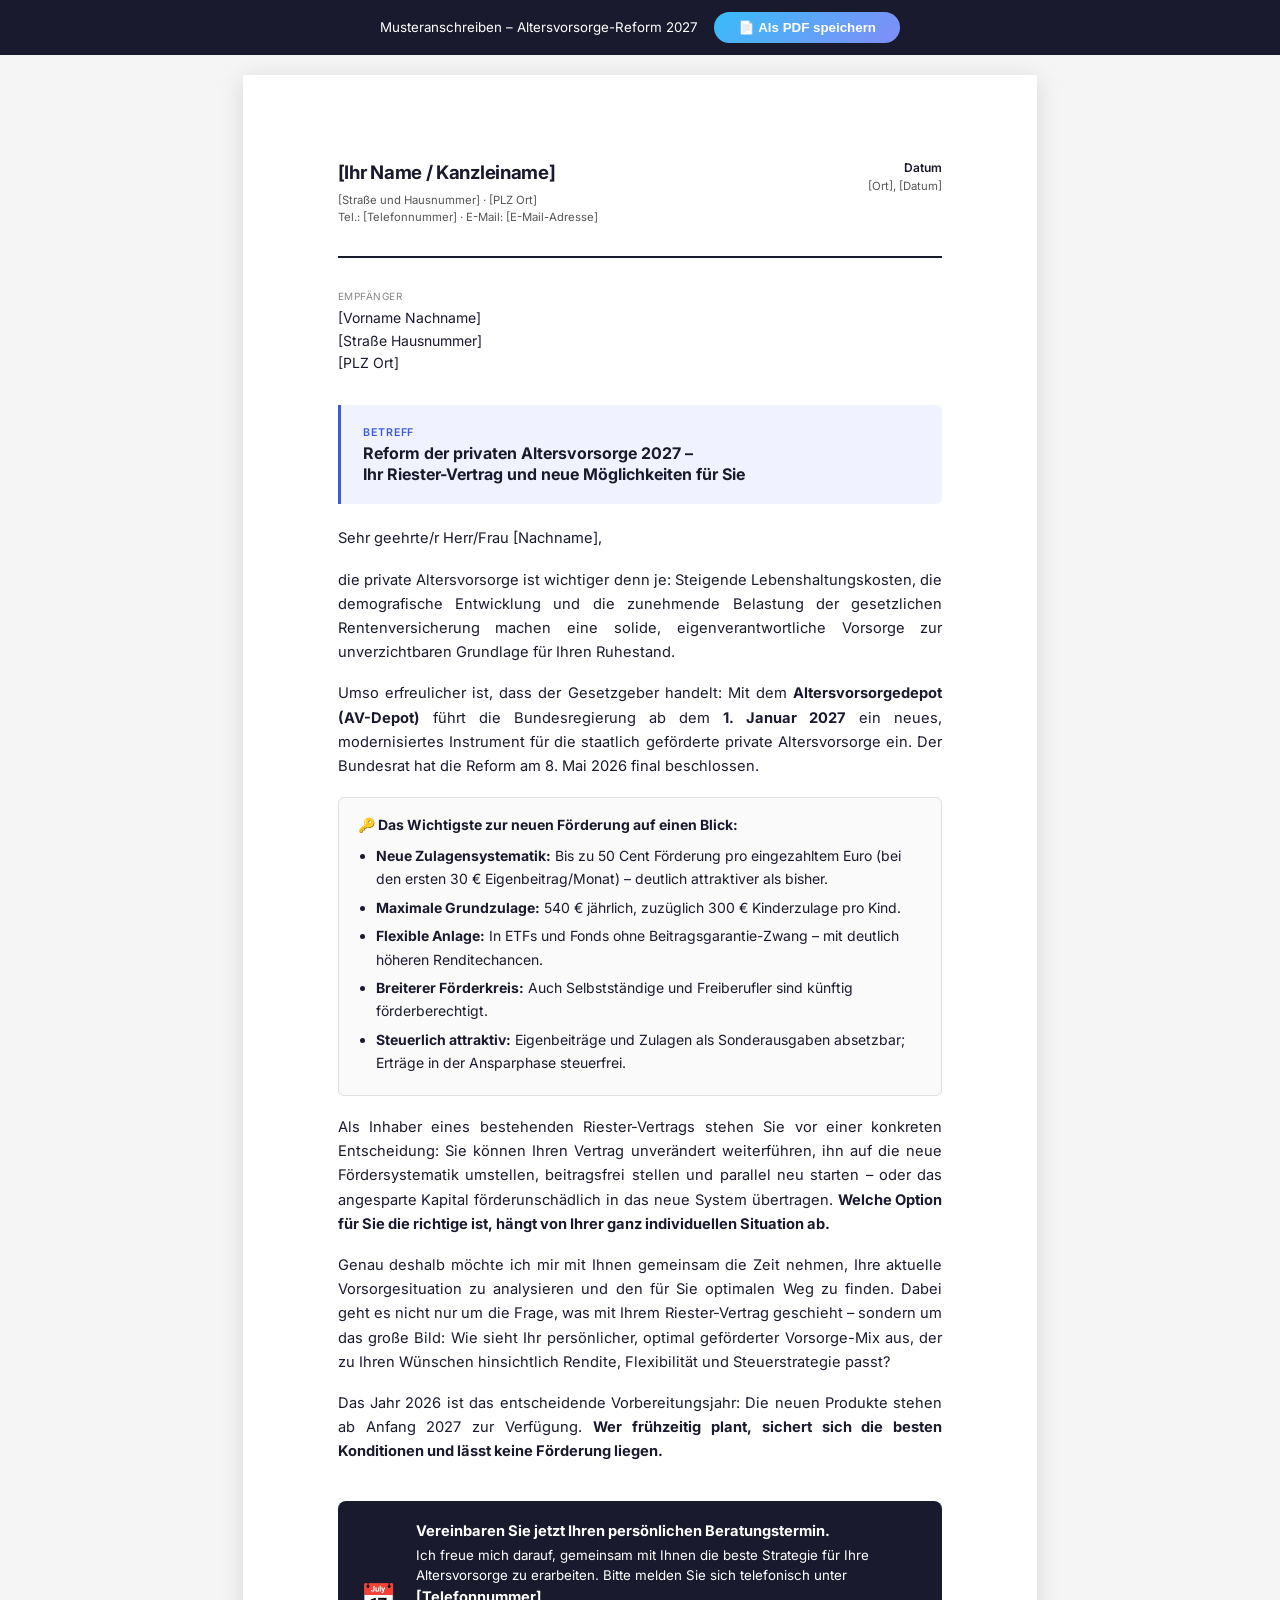
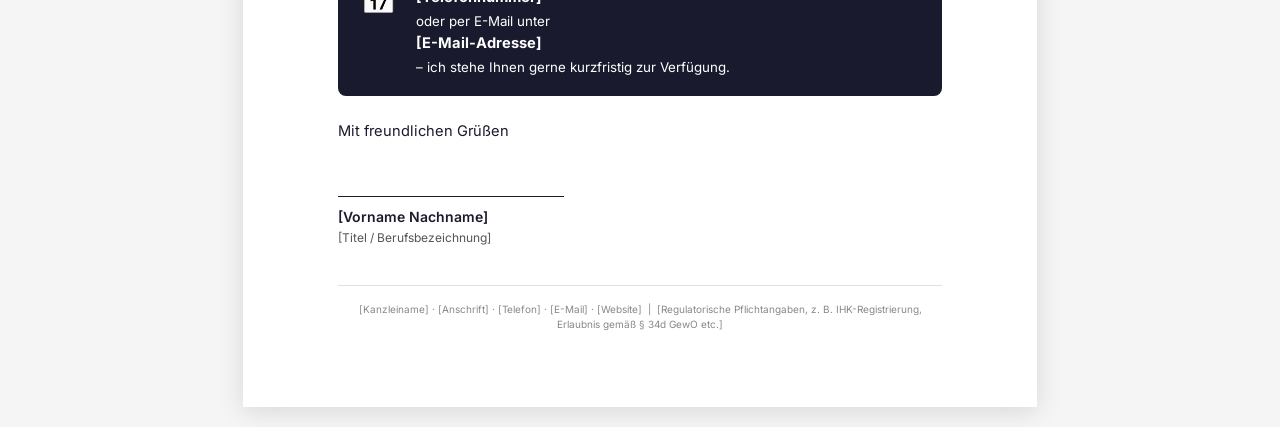
<file: musteranschreiben_riester.html>
<!DOCTYPE html>
<html lang="de">
<head>
  <meta charset="UTF-8">
  <meta name="viewport" content="width=device-width, initial-scale=1.0">
  <title>Musteranschreiben – Altersvorsorge-Reform 2027</title>
  <style>
    @import url('https://fonts.googleapis.com/css2?family=Inter:wght@400;500;600;700&display=swap');

    * {
      margin: 0;
      padding: 0;
      box-sizing: border-box;
    }

    body {
      font-family: 'Inter', 'Helvetica Neue', Arial, sans-serif;
      font-size: 11pt;
      line-height: 1.65;
      color: #1a1a2e;
      background: #f5f5f5;
    }

    .page {
      width: 210mm;
      min-height: 297mm;
      margin: 20px auto;
      background: white;
      padding: 22mm 25mm 20mm 25mm;
      box-shadow: 0 4px 24px rgba(0,0,0,0.12);
    }

    /* Briefkopf */
    .letterhead {
      display: flex;
      justify-content: space-between;
      align-items: flex-start;
      padding-bottom: 8mm;
      border-bottom: 2px solid #1a1a2e;
      margin-bottom: 8mm;
    }

    .letterhead-left .firm-name {
      font-size: 14pt;
      font-weight: 700;
      color: #1a1a2e;
      letter-spacing: -0.3px;
    }

    .letterhead-left .firm-details {
      font-size: 8.5pt;
      color: #555;
      margin-top: 3px;
      line-height: 1.5;
    }

    .letterhead-right {
      text-align: right;
      font-size: 8.5pt;
      color: #555;
      line-height: 1.6;
    }

    .letterhead-right .date-label {
      font-weight: 600;
      color: #1a1a2e;
      font-size: 9pt;
    }

    /* Empfänger */
    .recipient {
      margin-top: 8mm;
      margin-bottom: 8mm;
      font-size: 10.5pt;
      line-height: 1.6;
    }

    .recipient .label {
      font-size: 7.5pt;
      color: #888;
      letter-spacing: 0.05em;
      text-transform: uppercase;
      margin-bottom: 3px;
    }

    /* Betreff */
    .subject {
      margin: 8mm 0 6mm 0;
      padding: 5mm 6mm;
      background: #f0f2ff;
      border-left: 3px solid #3b5bdb;
      border-radius: 0 6px 6px 0;
    }

    .subject .subject-label {
      font-size: 8pt;
      font-weight: 600;
      color: #3b5bdb;
      letter-spacing: 0.08em;
      text-transform: uppercase;
      margin-bottom: 2px;
    }

    .subject .subject-text {
      font-size: 12pt;
      font-weight: 700;
      color: #1a1a2e;
      line-height: 1.3;
    }

    /* Brieftext */
    .body-text {
      margin-top: 6mm;
    }

    .body-text p {
      margin-bottom: 4.5mm;
      text-align: justify;
      hyphens: auto;
    }

    .body-text .highlight-box {
      margin: 5mm 0;
      padding: 4mm 5mm;
      background: #fafafa;
      border: 1px solid #e0e0e0;
      border-radius: 6px;
      font-size: 10.5pt;
    }

    .body-text .highlight-box ul {
      padding-left: 5mm;
      margin-top: 2mm;
    }

    .body-text .highlight-box ul li {
      margin-bottom: 1.5mm;
    }

    .body-text .highlight-box .box-title {
      font-weight: 700;
      margin-bottom: 2mm;
      color: #1a1a2e;
    }

    .salutation {
      margin-bottom: 4mm;
    }

    .closing {
      margin-top: 6mm;
    }

    .closing p {
      margin-bottom: 2mm;
    }

    .signature-block {
      margin-top: 14mm;
    }

    .signature-line {
      width: 60mm;
      border-top: 1px solid #1a1a2e;
      margin-bottom: 2mm;
    }

    .signature-name {
      font-weight: 600;
      font-size: 10.5pt;
    }

    .signature-title {
      font-size: 9pt;
      color: #555;
    }

    /* CTA Box */
    .cta-box {
      margin-top: 10mm;
      padding: 5mm 6mm;
      background: #1a1a2e;
      color: white;
      border-radius: 8px;
      display: flex;
      align-items: center;
      gap: 5mm;
    }

    .cta-box .cta-icon {
      font-size: 22pt;
      flex-shrink: 0;
    }

    .cta-box .cta-text {
      font-size: 10pt;
      line-height: 1.5;
    }

    .cta-box .cta-text strong {
      font-size: 11pt;
      display: block;
      margin-bottom: 1mm;
    }

    /* Footer */
    .letter-footer {
      margin-top: 10mm;
      padding-top: 4mm;
      border-top: 1px solid #e0e0e0;
      font-size: 7.5pt;
      color: #888;
      text-align: center;
      line-height: 1.5;
    }

    /* Print Styles */
    @media print {
      body {
        background: white;
      }
      .page {
        margin: 0;
        box-shadow: none;
        padding: 20mm 25mm 20mm 25mm;
      }
      .no-print {
        display: none;
      }
    }

    /* Print Button */
    .print-bar {
      text-align: center;
      padding: 12px;
      background: #1a1a2e;
      color: white;
      font-family: 'Inter', sans-serif;
      font-size: 10pt;
    }

    .print-bar button {
      background: linear-gradient(135deg, #38bdf8, #818cf8);
      border: none;
      color: white;
      padding: 8px 24px;
      border-radius: 50px;
      font-weight: 600;
      cursor: pointer;
      font-size: 10pt;
      margin-left: 12px;
    }
  </style>
</head>
<body>

  <div class="print-bar no-print">
    Musteranschreiben – Altersvorsorge-Reform 2027
    <button onclick="window.print()">📄 Als PDF speichern</button>
  </div>

  <div class="page">

    <!-- Briefkopf -->
    <div class="letterhead">
      <div class="letterhead-left">
        <div class="firm-name">[Ihr Name / Kanzleiname]</div>
        <div class="firm-details">
          [Straße und Hausnummer] · [PLZ Ort]<br>
          Tel.: [Telefonnummer] · E-Mail: [E-Mail-Adresse]
        </div>
      </div>
      <div class="letterhead-right">
        <div class="date-label">Datum</div>
        [Ort], [Datum]
      </div>
    </div>

    <!-- Empfänger -->
    <div class="recipient">
      <div class="label">Empfänger</div>
      [Vorname Nachname]<br>
      [Straße Hausnummer]<br>
      [PLZ Ort]
    </div>

    <!-- Betreff -->
    <div class="subject">
      <div class="subject-label">Betreff</div>
      <div class="subject-text">Reform der privaten Altersvorsorge 2027 –<br>Ihr Riester-Vertrag und neue Möglichkeiten für Sie</div>
    </div>

    <!-- Anrede -->
    <div class="body-text">
      <p class="salutation">Sehr geehrte/r Herr/Frau [Nachname],</p>

      <p>die private Altersvorsorge ist wichtiger denn je: Steigende Lebenshaltungskosten, die demografische Entwicklung und die zunehmende Belastung der gesetzlichen Rentenversicherung machen eine solide, eigenverantwortliche Vorsorge zur unverzichtbaren Grundlage für Ihren Ruhestand.</p>

      <p>Umso erfreulicher ist, dass der Gesetzgeber handelt: Mit dem <strong>Altersvorsorgedepot (AV-Depot)</strong> führt die Bundesregierung ab dem <strong>1. Januar 2027</strong> ein neues, modernisiertes Instrument für die staatlich geförderte private Altersvorsorge ein. Der Bundesrat hat die Reform am 8. Mai 2026 final beschlossen.</p>

      <div class="highlight-box">
        <div class="box-title">🔑 Das Wichtigste zur neuen Förderung auf einen Blick:</div>
        <ul>
          <li><strong>Neue Zulagensystematik:</strong> Bis zu 50 Cent Förderung pro eingezahltem Euro (bei den ersten 30 € Eigenbeitrag/Monat) – deutlich attraktiver als bisher.</li>
          <li><strong>Maximale Grundzulage:</strong> 540 € jährlich, zuzüglich 300 € Kinderzulage pro Kind.</li>
          <li><strong>Flexible Anlage:</strong> In ETFs und Fonds ohne Beitragsgarantie-Zwang – mit deutlich höheren Renditechancen.</li>
          <li><strong>Breiterer Förderkreis:</strong> Auch Selbstständige und Freiberufler sind künftig förderberechtigt.</li>
          <li><strong>Steuerlich attraktiv:</strong> Eigenbeiträge und Zulagen als Sonderausgaben absetzbar; Erträge in der Ansparphase steuerfrei.</li>
        </ul>
      </div>

      <p>Als Inhaber eines bestehenden Riester-Vertrags stehen Sie vor einer konkreten Entscheidung: Sie können Ihren Vertrag unverändert weiterführen, ihn auf die neue Fördersystematik umstellen, beitragsfrei stellen und parallel neu starten – oder das angesparte Kapital förderunschädlich in das neue System übertragen. <strong>Welche Option für Sie die richtige ist, hängt von Ihrer ganz individuellen Situation ab.</strong></p>

      <p>Genau deshalb möchte ich mir mit Ihnen gemeinsam die Zeit nehmen, Ihre aktuelle Vorsorgesituation zu analysieren und den für Sie optimalen Weg zu finden. Dabei geht es nicht nur um die Frage, was mit Ihrem Riester-Vertrag geschieht – sondern um das große Bild: Wie sieht Ihr persönlicher, optimal geförderter Vorsorge-Mix aus, der zu Ihren Wünschen hinsichtlich Rendite, Flexibilität und Steuerstrategie passt?</p>

      <p>Das Jahr 2026 ist das entscheidende Vorbereitungsjahr: Die neuen Produkte stehen ab Anfang 2027 zur Verfügung. <strong>Wer frühzeitig plant, sichert sich die besten Konditionen und lässt keine Förderung liegen.</strong></p>

    </div>

    <!-- CTA -->
    <div class="cta-box">
      <div class="cta-icon">📅</div>
      <div class="cta-text">
        <strong>Vereinbaren Sie jetzt Ihren persönlichen Beratungstermin.</strong>
        Ich freue mich darauf, gemeinsam mit Ihnen die beste Strategie für Ihre Altersvorsorge zu erarbeiten. Bitte melden Sie sich telefonisch unter <strong>[Telefonnummer]</strong> oder per E-Mail unter <strong>[E-Mail-Adresse]</strong> – ich stehe Ihnen gerne kurzfristig zur Verfügung.
      </div>
    </div>

    <!-- Schluss -->
    <div class="body-text" style="margin-top: 6mm;">
      <p>Mit freundlichen Grüßen</p>
    </div>

    <!-- Unterschrift -->
    <div class="signature-block">
      <div class="signature-line"></div>
      <div class="signature-name">[Vorname Nachname]</div>
      <div class="signature-title">[Titel / Berufsbezeichnung]</div>
    </div>

    <!-- Footer -->
    <div class="letter-footer">
      [Kanzleiname] · [Anschrift] · [Telefon] · [E-Mail] · [Website] &nbsp;|&nbsp; [Regulatorische Pflichtangaben, z. B. IHK-Registrierung, Erlaubnis gemäß § 34d GewO etc.]
    </div>

  </div>

</body>
</html>
</file>
<file: style.css>
@import url('https://fonts.googleapis.com/css2?family=Outfit:wght@300;400;500;600;700;800&display=swap');

:root {
  --bg-primary: #ffffff;
  --bg-secondary: #f1f5f9;
  --text-primary: #0f172a;
  --text-secondary: #475569;
  --accent-primary: #0369a1; /* Dark blue for headings/icons */
  --accent-secondary: #38bdf8;
  --gradient-primary: linear-gradient(135deg, var(--accent-primary), var(--accent-secondary));
  --gradient-glow: linear-gradient(135deg, rgba(3, 105, 161, 0.1), rgba(56, 189, 248, 0.1));
  --glass-bg: rgba(255, 255, 255, 0.7);
  --glass-border: rgba(0, 0, 0, 0.08);
  --transition: all 0.3s cubic-bezier(0.4, 0, 0.2, 1);
}


* {
  margin: 0;
  padding: 0;
  box-sizing: border-box;
}

html {
  scroll-behavior: smooth;
}

body {
  font-family: 'Outfit', sans-serif;
  background-color: var(--bg-primary);
  color: var(--text-primary);
  line-height: 1.6;
  overflow-x: hidden;
  position: relative;
}

/* Background effects */
.bg-glow {
  position: absolute;
  width: 600px;
  height: 600px;
  background: var(--gradient-glow);
  filter: blur(150px);
  border-radius: 50%;
  z-index: -1;
  opacity: 0.5;
  animation: float 10s infinite alternate;
}
.bg-glow-top { top: -200px; left: -100px; }
.bg-glow-bottom { bottom: -200px; right: -100px; animation-delay: -5s; }

@keyframes float {
  0% { transform: translate(0, 0); }
  100% { transform: translate(30px, 50px); }
}

/* Typography */
h1, h2, h3, h4 {
  font-weight: 700;
  line-height: 1.2;
  margin-bottom: 1rem;
  color: var(--accent-primary);
}

.emoji-blue {
  color: transparent !important;
  text-shadow: 0 0 0 var(--accent-primary) !important;
  display: inline-block; /* Required for text-shadow trick on some browsers */
}

.inline-icon {
  display: inline-block;
  vertical-align: -0.125em;
  color: var(--accent-primary);
}

a .inline-icon {
  color: inherit;
}

h1 {
  font-size: clamp(2.5rem, 5vw, 4rem);
  letter-spacing: -0.02em;
}

h2 {
  font-size: clamp(2rem, 4vw, 3rem);
  text-align: center;
  margin-bottom: 3rem;
}

h3 {
  font-size: clamp(1.5rem, 2.5vw, 2rem);
}

h4 {
  font-size: clamp(1.2rem, 2vw, 1.5rem);
}

.text-gradient {
  background: var(--gradient-primary);
  -webkit-background-clip: text;
  -webkit-text-fill-color: transparent;
  background-clip: text;
}

p {
  color: var(--text-secondary);
  font-size: 1.125rem;
  margin-bottom: 1.5rem;
}

/* Layout */
.container {
  max-width: 1200px;
  margin: 0 auto;
  padding: 0 2rem;
}

section {
  padding: 6rem 0;
  position: relative;
}

/* Header */
header {
  padding: 1.5rem 0;
  position: fixed;
  width: 100%;
  top: 0;
  z-index: 100;
  background: rgba(10, 15, 28, 0.8);
  backdrop-filter: blur(12px);
  border-bottom: 1px solid var(--glass-border);
  transition: var(--transition);
}

.nav-container {
  display: flex;
  justify-content: space-between;
  align-items: center;
}

.logo {
  font-size: 1.5rem;
  font-weight: 800;
  color: var(--text-primary);
  text-decoration: none;
  display: flex;
  align-items: center;
  gap: 0.5rem;
}

nav ul {
  display: flex;
  gap: 2rem;
  list-style: none;
}

nav a {
  color: var(--text-secondary);
  text-decoration: none;
  font-weight: 500;
  transition: var(--transition);
}

nav a:hover {
  color: var(--text-primary);
}

/* Buttons */
.btn {
  display: inline-block;
  padding: 1rem 2rem;
  border-radius: 50px;
  font-weight: 600;
  text-decoration: none;
  transition: var(--transition);
  cursor: pointer;
  border: none;
  font-size: 1.125rem;
}

.btn-primary {
  background: var(--gradient-primary);
  color: white;
  box-shadow: 0 10px 20px rgba(56, 189, 248, 0.2);
}

.btn-primary:hover {
  transform: translateY(-2px);
  box-shadow: 0 15px 25px rgba(56, 189, 248, 0.3);
}

.btn-outline {
  background: transparent;
  color: var(--text-primary);
  border: 1px solid var(--glass-border);
  backdrop-filter: blur(5px);
}

.btn-outline:hover {
  background: var(--glass-bg);
  border-color: var(--text-secondary);
}

/* Hero Section */
.hero {
  display: flex;
  align-items: center;
  padding-top: 7rem;
  padding-bottom: 4rem;
  text-align: center;
}

.hero-content {
  max-width: 800px;
  margin: 0 auto;
}

.hero-badge {
  display: inline-block;
  padding: 0.5rem 1.25rem;
  background: var(--glass-bg);
  border: 1px solid var(--glass-border);
  border-radius: 50px;
  color: var(--accent-primary);
  font-weight: 600;
  font-size: 0.875rem;
  margin-bottom: 2rem;
  backdrop-filter: blur(10px);
}

/* Glass Cards */
.glass-card {
  background: var(--glass-bg);
  border: 1px solid var(--glass-border);
  border-radius: 24px;
  padding: 2.5rem;
  backdrop-filter: blur(10px);
  transition: var(--transition);
}

.glass-card:hover {
  transform: translateY(-5px);
  border-color: rgba(255, 255, 255, 0.2);
  box-shadow: 0 20px 40px rgba(0, 0, 0, 0.4);
}

/* Grid Layouts */
.grid-3 {
  display: grid;
  grid-template-columns: repeat(auto-fit, minmax(300px, 1fr));
  gap: 2rem;
}

.grid-2 {
  display: grid;
  grid-template-columns: repeat(auto-fit, minmax(400px, 1fr));
  gap: 3rem;
  align-items: center;
}

/* Feature Icons */
.feature-icon {
  width: 64px;
  height: 64px;
  border-radius: 16px;
  background: var(--gradient-glow);
  display: flex;
  align-items: center;
  justify-content: center;
  font-size: 2rem;
  color: var(--accent-primary);
  margin-bottom: 1.5rem;
}


/* Subsidies Section */
.subsidy-highlight {
  font-size: 3rem;
  font-weight: 800;
  color: var(--text-primary);
  margin-bottom: 0.5rem;
}

.subsidy-detail {
  display: flex;
  flex-direction: column;
  gap: 1rem;
  margin-top: 2rem;
}

.subsidy-item {
  display: flex;
  justify-content: space-between;
  padding-bottom: 1rem;
  border-bottom: 1px solid var(--glass-border);
}

/* Comparison Table */
.comparison-table {
  width: 100%;
  border-collapse: collapse;
  margin-top: 2rem;
}

.comparison-table th, .comparison-table td {
  padding: 1.5rem;
  text-align: left;
  border-bottom: 1px solid var(--glass-border);
}

.comparison-table th {
  color: var(--text-primary);
  font-weight: 600;
}

.comparison-table tr:last-child td {
  border-bottom: none;
}

.check { color: #10b981; }
.cross { color: #ef4444; }

/* FAQ Accordion */
.faq-item {
  background: var(--glass-bg);
  border: 1px solid var(--glass-border);
  border-radius: 16px;
  margin-bottom: 1rem;
  overflow: hidden;
}

.faq-header {
  padding: 1.5rem;
  cursor: pointer;
  display: flex;
  justify-content: space-between;
  align-items: center;
  font-weight: 600;
  font-size: 1.125rem;
}

.faq-icon {
  width: 28px;
  height: 28px;
  flex-shrink: 0;
  border-radius: 50%;
  border: 1px solid var(--glass-border);
  display: flex;
  align-items: center;
  justify-content: center;
  transition: transform 0.35s ease, background 0.35s ease;
  position: relative;
}

.faq-icon::before,
.faq-icon::after {
  content: '';
  position: absolute;
  background: var(--text-secondary);
  border-radius: 2px;
  transition: transform 0.35s ease, opacity 0.35s ease;
}

/* Horizontal bar of + */
.faq-icon::before {
  width: 12px;
  height: 2px;
}

/* Vertical bar of + → becomes 0 opacity when open */
.faq-icon::after {
  width: 2px;
  height: 12px;
}

.faq-item.open .faq-icon {
  background: rgba(56, 189, 248, 0.15);
  border-color: var(--accent-primary);
  transform: rotate(45deg);
}

.faq-content {
  display: grid;
  grid-template-rows: 0fr;
  padding: 0 1.5rem;
  padding-bottom: 0;
  transition: grid-template-rows 0.4s cubic-bezier(0.4, 0, 0.2, 1), padding-bottom 0.4s ease;
}

.faq-inner {
  overflow: hidden;
}

.faq-item.open .faq-content {
  grid-template-rows: 1fr;
  padding-bottom: 1.5rem;
}

/* Footer */
footer {
  padding: 4rem 0 2rem;
  border-top: 1px solid var(--glass-border);
  text-align: center;
  margin-top: 4rem;
}

/* Animations */
.reveal {
  opacity: 0;
  transform: translateY(30px);
  transition: opacity 0.8s ease-out, transform 0.8s ease-out;
}

.reveal.active {
  opacity: 1;
  transform: translateY(0);
}

/* Responsive */
@media (max-width: 768px) {
  nav ul {
    display: none;
  }
  
  .hero {
    padding-top: 8rem;
  }
  
  section {
    padding: 4rem 0;
  }
}
</file>
